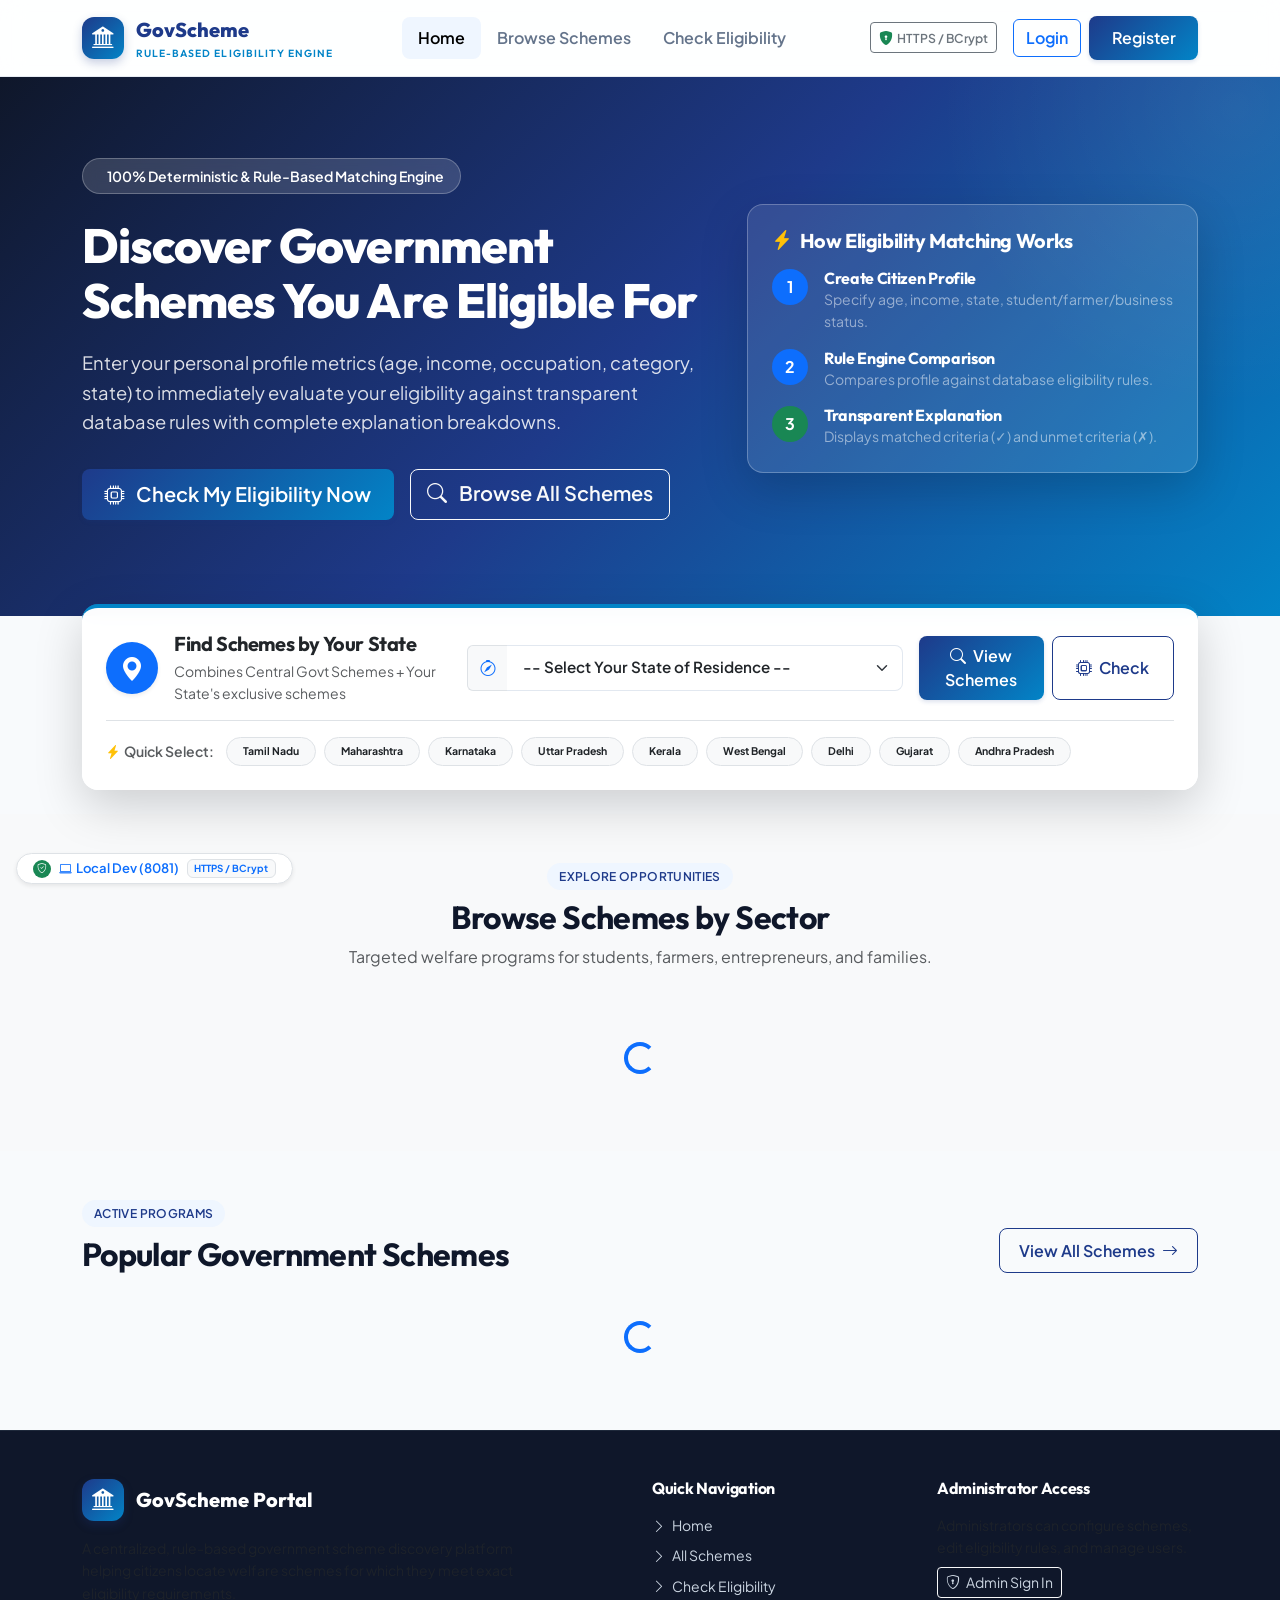
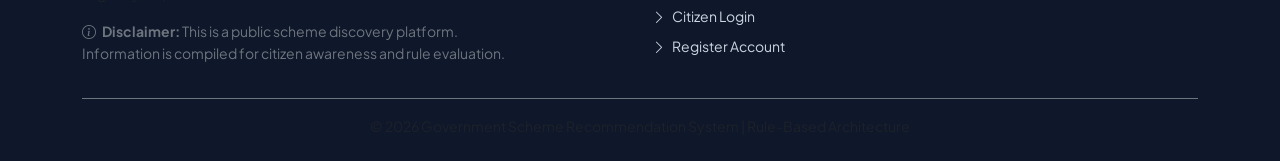
<file: frontend/index.html>
<!DOCTYPE html>
<html lang="en">
<head>
    <meta charset="UTF-8">
    <meta name="viewport" content="width=device-width, initial-scale=1.0">
    <title>Government Scheme Recommendation System - Rule-Based Citizen Portal</title>
    <!-- Bootstrap 5 CSS & Icons -->
    <link href="https://cdn.jsdelivr.net/npm/bootstrap@5.3.2/dist/css/bootstrap.min.css" rel="stylesheet">
    <link href="https://cdn.jsdelivr.net/npm/bootstrap-icons@1.11.3/font/bootstrap-icons.min.css" rel="stylesheet">
    <!-- Custom Design Styles -->
    <link rel="stylesheet" href="css/style.css">
</head>
<body>

    <!-- NAVBAR -->
    <nav class="navbar navbar-expand-lg navbar-gov">
        <div class="container">
            <a class="brand-logo" href="index.html">
                <div class="brand-icon"><i class="bi bi-bank2"></i></div>
                <div>
                    <div>GovScheme</div>
                    <div style="font-size: 0.65rem; font-weight: 600; text-transform: uppercase; color: var(--accent); letter-spacing: 0.1em;">Rule-Based Eligibility Engine</div>
                </div>
            </a>
            <button class="navbar-toggler" type="button" data-bs-toggle="collapse" data-bs-target="#navbarContent">
                <span class="navbar-toggler-icon"></span>
            </button>
            <div class="collapse navbar-collapse" id="navbarContent">
                <ul class="navbar-nav mx-auto mb-2 mb-lg-0">
                    <li class="nav-item"><a class="nav-link active" href="index.html">Home</a></li>
                    <li class="nav-item"><a class="nav-link" href="schemes.html">Browse Schemes</a></li>
                    <li class="nav-item"><a class="nav-link" href="recommendations.html">Check Eligibility</a></li>
                </ul>
                <div id="nav-auth-section" class="d-flex align-items-center gap-2">
                    <!-- Loaded dynamically by app.js -->
                </div>
            </div>
        </div>
    </nav>

    <!-- HERO SECTION -->
    <section class="hero-section">
        <div class="container position-relative" style="z-index: 2;">
            <div class="row align-items-center">
                <div class="col-lg-7">
                    <div class="hero-badge">
                        <i class="bi bi-shield-check-fill text-warning"></i> 100% Deterministic & Rule-Based Matching Engine
                    </div>
                    <h1 class="hero-title">Discover Government Schemes You Are Eligible For</h1>
                    <p class="hero-subtitle">
                        Enter your personal profile metrics (age, income, occupation, category, state) to immediately evaluate your eligibility against transparent database rules with complete explanation breakdowns.
                    </p>
                    <div class="d-flex flex-wrap gap-3">
                        <a href="recommendations.html" class="btn btn-gov-primary btn-lg">
                            <i class="bi bi-cpu me-2"></i> Check My Eligibility Now
                        </a>
                        <a href="schemes.html" class="btn btn-outline-light btn-lg fw-semibold">
                            <i class="bi bi-search me-2"></i> Browse All Schemes
                        </a>
                    </div>
                </div>
                <div class="col-lg-5 mt-5 mt-lg-0 text-center">
                    <div class="bg-white bg-opacity-10 p-4 rounded-4 backdrop-blur border border-white border-opacity-25 shadow-lg text-start">
                        <h5 class="fw-bold text-white mb-3"><i class="bi bi-lightning-charge-fill text-warning me-2"></i>How Eligibility Matching Works</h5>
                        <div class="d-flex gap-3 mb-3">
                            <div class="bg-primary text-white rounded-circle d-flex align-items-center justify-content-center flex-shrink-0" style="width:36px; height:36px; font-weight:700;">1</div>
                            <div>
                                <h6 class="fw-bold text-white mb-0">Create Citizen Profile</h6>
                                <p class="text-white-50 small mb-0">Specify age, income, state, student/farmer/business status.</p>
                            </div>
                        </div>
                        <div class="d-flex gap-3 mb-3">
                            <div class="bg-primary text-white rounded-circle d-flex align-items-center justify-content-center flex-shrink-0" style="width:36px; height:36px; font-weight:700;">2</div>
                            <div>
                                <h6 class="fw-bold text-white mb-0">Rule Engine Comparison</h6>
                                <p class="text-white-50 small mb-0">Compares profile against database eligibility rules.</p>
                            </div>
                        </div>
                        <div class="d-flex gap-3">
                            <div class="bg-success text-white rounded-circle d-flex align-items-center justify-content-center flex-shrink-0" style="width:36px; height:36px; font-weight:700;">3</div>
                            <div>
                                <h6 class="fw-bold text-white mb-0">Transparent Explanation</h6>
                                <p class="text-white-50 small mb-0">Displays matched criteria (✓) and unmet criteria (✗).</p>
                            </div>
                        </div>
                    </div>
                </div>
            </div>
        </div>
    </section>

    <!-- STATE-WISE SCHEME QUICK FINDER -->
    <section class="py-4" style="margin-top: -36px; position: relative; z-index: 10;">
        <div class="container">
            <div class="card p-4 shadow-lg border-0 rounded-4" style="background: rgba(255, 255, 255, 0.98); backdrop-filter: blur(10px); border-top: 4px solid var(--accent) !important;">
                <div class="row align-items-center g-3">
                    <div class="col-lg-4">
                        <div class="d-flex align-items-center gap-3">
                            <div class="bg-primary text-white rounded-circle p-3 d-flex align-items-center justify-content-center shadow-sm flex-shrink-0" style="width: 52px; height: 52px;">
                                <i class="bi bi-geo-alt-fill fs-4"></i>
                            </div>
                            <div>
                                <h5 class="fw-bold mb-1 text-dark">Find Schemes by Your State</h5>
                                <p class="text-muted small mb-0">Combines Central Govt Schemes + Your State's exclusive schemes</p>
                            </div>
                        </div>
                    </div>
                    <div class="col-lg-5">
                        <div class="input-group">
                            <span class="input-group-text bg-light border-end-0"><i class="bi bi-compass text-primary"></i></span>
                            <select id="homeStateSelect" class="form-select form-control-gov border-start-0 fw-semibold">
                                <option value="" disabled selected>-- Select Your State of Residence --</option>
                                <option value="Tamil Nadu">Tamil Nadu</option>
                                <option value="Maharashtra">Maharashtra</option>
                                <option value="Karnataka">Karnataka</option>
                                <option value="Uttar Pradesh">Uttar Pradesh</option>
                                <option value="Kerala">Kerala</option>
                                <option value="West Bengal">West Bengal</option>
                                <option value="Delhi">Delhi (NCT)</option>
                                <option value="Gujarat">Gujarat</option>
                                <option value="Andhra Pradesh">Andhra Pradesh</option>
                                <option value="Telangana">Telangana</option>
                                <option value="Bihar">Bihar</option>
                                <option value="Rajasthan">Rajasthan</option>
                                <option value="Madhya Pradesh">Madhya Pradesh</option>
                                <option value="Punjab">Punjab</option>
                                <option value="Haryana">Haryana</option>
                                <option value="Odisha">Odisha</option>
                                <option value="Assam">Assam</option>
                                <option value="ALL">All India (All States)</option>
                            </select>
                        </div>
                    </div>
                    <div class="col-lg-3 d-flex gap-2">
                        <button type="button" id="homeExploreStateBtn" class="btn btn-gov-primary w-100 py-2 fw-semibold">
                            <i class="bi bi-search me-1"></i> View Schemes
                        </button>
                        <button type="button" id="homeCheckStateBtn" class="btn btn-gov-outline w-100 py-2 fw-semibold" title="Check Eligibility for this State">
                            <i class="bi bi-cpu me-1"></i> Check
                        </button>
                    </div>
                </div>

                <!-- Popular State Quick Chips -->
                <div class="mt-3 pt-3 border-top d-flex align-items-center flex-wrap gap-2 small">
                    <span class="text-muted fw-semibold me-1"><i class="bi bi-lightning-charge-fill text-warning me-1"></i>Quick Select:</span>
                    <a href="schemes.html?state=Tamil%20Nadu" class="badge rounded-pill bg-light text-dark border px-3 py-2 text-decoration-none">Tamil Nadu</a>
                    <a href="schemes.html?state=Maharashtra" class="badge rounded-pill bg-light text-dark border px-3 py-2 text-decoration-none">Maharashtra</a>
                    <a href="schemes.html?state=Karnataka" class="badge rounded-pill bg-light text-dark border px-3 py-2 text-decoration-none">Karnataka</a>
                    <a href="schemes.html?state=Uttar%20Pradesh" class="badge rounded-pill bg-light text-dark border px-3 py-2 text-decoration-none">Uttar Pradesh</a>
                    <a href="schemes.html?state=Kerala" class="badge rounded-pill bg-light text-dark border px-3 py-2 text-decoration-none">Kerala</a>
                    <a href="schemes.html?state=West%20Bengal" class="badge rounded-pill bg-light text-dark border px-3 py-2 text-decoration-none">West Bengal</a>
                    <a href="schemes.html?state=Delhi" class="badge rounded-pill bg-light text-dark border px-3 py-2 text-decoration-none">Delhi</a>
                    <a href="schemes.html?state=Gujarat" class="badge rounded-pill bg-light text-dark border px-3 py-2 text-decoration-none">Gujarat</a>
                    <a href="schemes.html?state=Andhra%20Pradesh" class="badge rounded-pill bg-light text-dark border px-3 py-2 text-decoration-none">Andhra Pradesh</a>
                </div>
            </div>
        </div>
    </section>

    <!-- POPULAR CATEGORIES SECTION -->
    <section class="py-5 bg-light">
        <div class="container">
            <div class="text-center mb-5">
                <span class="badge-category mb-2">Explore Opportunities</span>
                <h2 class="fw-bold">Browse Schemes by Sector</h2>
                <p class="text-muted">Targeted welfare programs for students, farmers, entrepreneurs, and families.</p>
            </div>
            <div class="row g-4" id="categories-grid">
                <!-- Categories loaded via API -->
                <div class="col-12 text-center py-4">
                    <div class="spinner-border text-primary" role="status"></div>
                </div>
            </div>
        </div>
    </section>

    <!-- FEATURED SCHEMES SECTION -->
    <section class="py-5">
        <div class="container">
            <div class="d-flex justify-content-between align-items-end mb-4">
                <div>
                    <span class="badge-category mb-2">Active Programs</span>
                    <h2 class="fw-bold m-0">Popular Government Schemes</h2>
                </div>
                <a href="schemes.html" class="btn btn-gov-outline">View All Schemes <i class="bi bi-arrow-right ms-1"></i></a>
            </div>
            <div class="row g-4" id="featured-schemes-grid">
                <!-- Schemes loaded via API -->
                <div class="col-12 text-center py-4">
                    <div class="spinner-border text-primary" role="status"></div>
                </div>
            </div>
        </div>
    </section>

    <!-- FOOTER -->
    <footer class="footer-gov">
        <div class="container">
            <div class="row g-4 mb-4">
                <div class="col-lg-5">
                    <div class="brand-logo mb-3 text-white">
                        <div class="brand-icon"><i class="bi bi-bank2"></i></div>
                        <div>GovScheme Portal</div>
                    </div>
                    <p class="small text-muted mb-3">
                        A centralized, rule-based government scheme discovery platform helping citizens locate welfare schemes for which they meet exact eligibility requirements.
                    </p>
                    <p class="small text-secondary mb-0">
                        <i class="bi bi-info-circle me-1"></i> <strong>Disclaimer:</strong> This is a public scheme discovery platform. Information is compiled for citizen awareness and rule evaluation.
                    </p>
                </div>
                <div class="col-lg-3 offset-lg-1">
                    <h6 class="fw-bold text-white mb-3">Quick Navigation</h6>
                    <ul class="list-unstyled small d-flex flex-column gap-2">
                        <li><a href="index.html"><i class="bi bi-chevron-right me-1"></i> Home</a></li>
                        <li><a href="schemes.html"><i class="bi bi-chevron-right me-1"></i> All Schemes</a></li>
                        <li><a href="recommendations.html"><i class="bi bi-chevron-right me-1"></i> Check Eligibility</a></li>
                        <li><a href="login.html"><i class="bi bi-chevron-right me-1"></i> Citizen Login</a></li>
                        <li><a href="register.html"><i class="bi bi-chevron-right me-1"></i> Register Account</a></li>
                    </ul>
                </div>
                <div class="col-lg-3">
                    <h6 class="fw-bold text-white mb-3">Administrator Access</h6>
                    <p class="small text-muted mb-2">Administrators can configure schemes, edit eligibility rules, and manage users.</p>
                    <a href="login.html" class="btn btn-sm btn-outline-light"><i class="bi bi-shield-lock me-1"></i> Admin Sign In</a>
                </div>
            </div>
            <div class="border-top border-secondary pt-3 text-center small text-muted">
                &copy; 2026 Government Scheme Recommendation System | Rule-Based Architecture
            </div>
        </div>
    </footer>

    <!-- Scripts -->
    <script src="https://cdn.jsdelivr.net/npm/bootstrap@5.3.2/dist/js/bootstrap.bundle.min.js"></script>
    <script src="js/app.js"></script>
    <script>
        document.addEventListener('DOMContentLoaded', async () => {
            // Load Categories
            try {
                const categories = await apiFetch('/schemes/categories');
                const catGrid = document.getElementById('categories-grid');
                if (catGrid) {
                    catGrid.innerHTML = categories.map(c => `
                        <div class="col-md-4 col-lg-3">
                            <a href="schemes.html?category=${c.id}" class="card gov-card text-center p-4 text-decoration-none">
                                <div class="mx-auto mb-3 bg-primary-subtle text-primary rounded-circle d-flex align-items-center justify-content-center" style="width: 60px; height: 60px; font-size: 1.6rem;">
                                    <i class="bi ${c.iconName || 'bi-folder'}"></i>
                                </div>
                                <h5 class="fw-bold text-dark mb-1">${c.name}</h5>
                                <p class="text-muted small mb-0">${c.description || 'Explore available welfare schemes'}</p>
                            </a>
                        </div>
                    `).join('');
                }
            } catch (err) {
                console.error('Failed categories:', err);
            }

            // Load Featured Schemes
            try {
                const schemes = await apiFetch('/schemes');
                const schemeGrid = document.getElementById('featured-schemes-grid');
                if (schemeGrid) {
                    schemeGrid.innerHTML = schemes.slice(0, 3).map(s => `
                        <div class="col-md-4">
                            <div class="card gov-card">
                                <div class="gov-card-body">
                                    <span class="badge-category mb-2">${s.categoryName}</span>
                                    <span class="${s.schemeType === 'STATE' ? 'badge-state' : 'badge-central'} ms-1">${s.schemeType}</span>
                                    <h5 class="fw-bold mt-2 mb-2 text-dark">${s.schemeName}</h5>
                                    <p class="text-muted small mb-3 text-truncate-2">${s.shortDescription}</p>
                                    <div class="bg-light p-2 rounded mb-3 border small">
                                        <i class="bi bi-building me-1 text-primary"></i> ${s.department}
                                    </div>
                                </div>
                                <div class="gov-card-footer d-flex justify-content-between align-items-center">
                                    <a href="scheme-detail.html?id=${s.id}" class="btn btn-gov-primary btn-sm">View Details</a>
                                    <a href="recommendations.html?schemeId=${s.id}" class="btn btn-gov-outline btn-sm">Check Eligibility</a>
                                </div>
                            </div>
                        </div>
                    `).join('');
                }
            } catch (err) {
                console.error('Failed schemes:', err);
            }

            // Wire up State Finder Buttons
            document.getElementById('homeExploreStateBtn')?.addEventListener('click', () => {
                const st = document.getElementById('homeStateSelect').value;
                if (st && st !== 'ALL') {
                    window.location.href = `schemes.html?state=${encodeURIComponent(st)}`;
                } else {
                    window.location.href = `schemes.html`;
                }
            });

            document.getElementById('homeCheckStateBtn')?.addEventListener('click', () => {
                const st = document.getElementById('homeStateSelect').value;
                if (st && st !== 'ALL') {
                    window.location.href = `recommendations.html?state=${encodeURIComponent(st)}`;
                } else {
                    window.location.href = `recommendations.html`;
                }
            });
        });
    </script>
</body>
</html>
</file>
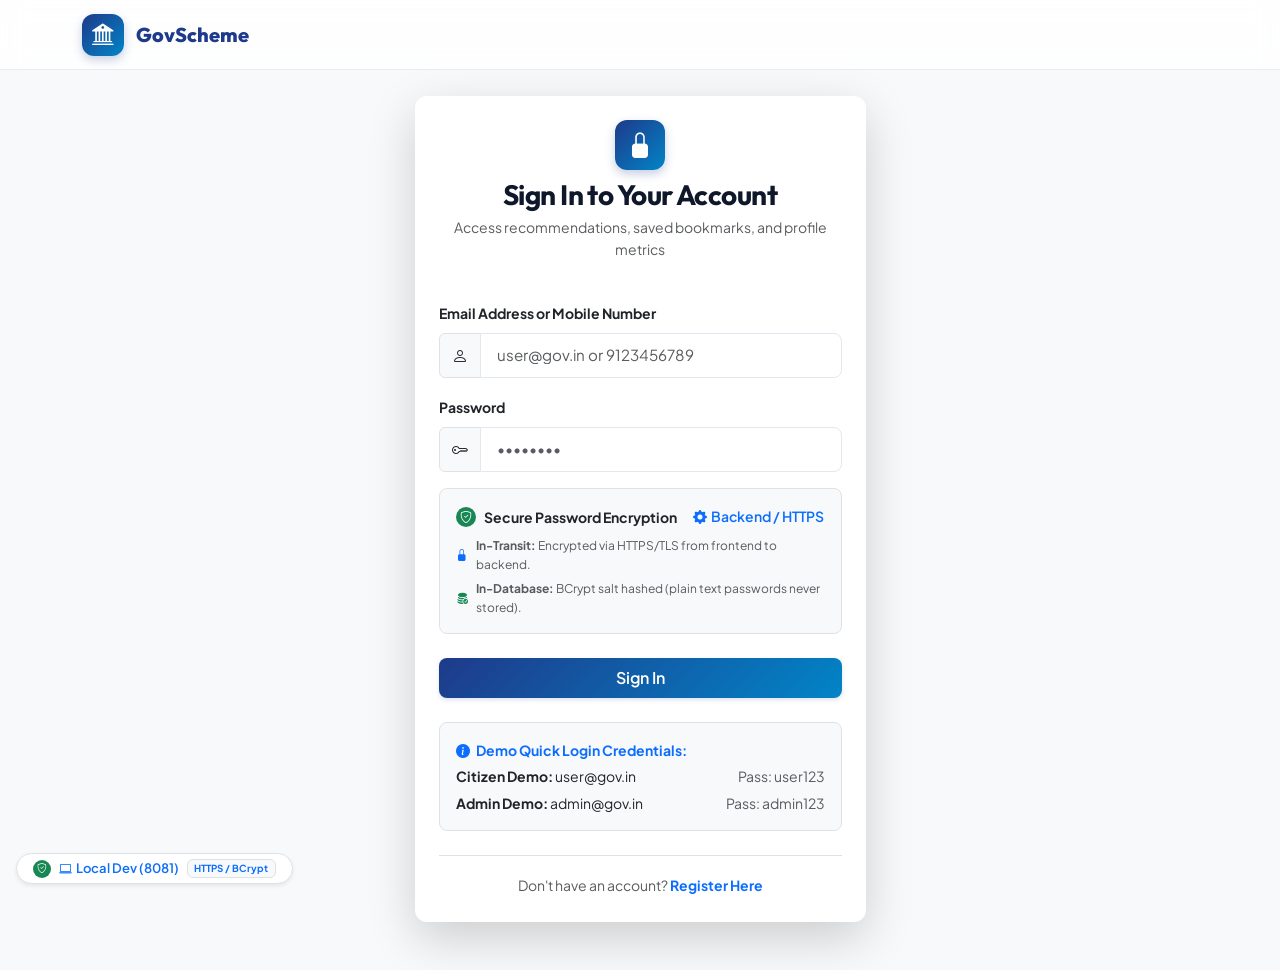
<file: frontend/admin-dashboard.html>
<!DOCTYPE html>
<html lang="en">
<head>
    <meta charset="UTF-8">
    <meta name="viewport" content="width=device-width, initial-scale=1.0">
    <title>Admin Command Center - Government Scheme Recommendation System</title>
    <!-- Bootstrap 5 CSS & Icons -->
    <link href="https://cdn.jsdelivr.net/npm/bootstrap@5.3.2/dist/css/bootstrap.min.css" rel="stylesheet">
    <link href="https://cdn.jsdelivr.net/npm/bootstrap-icons@1.11.3/font/bootstrap-icons.min.css" rel="stylesheet">
    <!-- Custom Design Styles -->
    <link rel="stylesheet" href="css/style.css">
</head>
<body class="bg-light">

    <!-- NAVBAR -->
    <nav class="navbar navbar-expand-lg navbar-gov bg-dark navbar-dark">
        <div class="container">
            <a class="brand-logo text-white" href="admin-dashboard.html">
                <div class="brand-icon bg-danger"><i class="bi bi-shield-lock-fill"></i></div>
                <div>Admin Command Center</div>
            </a>
            <div id="nav-auth-section" class="d-flex align-items-center gap-2"></div>
        </div>
    </nav>

    <!-- CONTENT -->
    <section class="py-4">
        <div class="container">
            <!-- Stats Row -->
            <div class="row g-4 mb-4">
                <div class="col-md-3">
                    <div class="stat-box">
                        <div class="stat-icon bg-primary-subtle text-primary"><i class="bi bi-people-fill"></i></div>
                        <div>
                            <div class="stat-number" id="stat-total-users">0</div>
                            <div class="stat-label">Total Registered Users</div>
                        </div>
                    </div>
                </div>
                <div class="col-md-3">
                    <div class="stat-box">
                        <div class="stat-icon bg-success-subtle text-success"><i class="bi bi-bank2"></i></div>
                        <div>
                            <div class="stat-number text-success" id="stat-active-schemes">0</div>
                            <div class="stat-label">Active Schemes</div>
                        </div>
                    </div>
                </div>
                <div class="col-md-3">
                    <div class="stat-box">
                        <div class="stat-icon bg-warning-subtle text-warning"><i class="bi bi-folder-fill"></i></div>
                        <div>
                            <div class="stat-number text-warning" id="stat-total-categories">0</div>
                            <div class="stat-label">Scheme Categories</div>
                        </div>
                    </div>
                </div>
                <div class="col-md-3">
                    <div class="stat-box">
                        <div class="stat-icon bg-info-subtle text-info"><i class="bi bi-sliders"></i></div>
                        <div>
                            <div class="stat-number text-info" id="stat-total-rules">0</div>
                            <div class="stat-label">Configured Rules</div>
                        </div>
                    </div>
                </div>
            </div>

            <!-- Tabs Navigation -->
            <ul class="nav nav-pills mb-4 bg-white p-2 rounded shadow-sm" id="adminTabs" role="tablist">
                <li class="nav-item" role="presentation">
                    <button class="nav-link active fw-bold" id="schemes-tab" data-bs-toggle="tab" data-bs-target="#schemes-pane" type="button">
                        <i class="bi bi-card-heading me-1"></i> Manage Government Schemes
                    </button>
                </li>
                <li class="nav-item" role="presentation">
                    <button class="nav-link fw-bold" id="users-tab" data-bs-toggle="tab" data-bs-target="#users-pane" type="button">
                        <i class="bi bi-people me-1"></i> Manage Registered Users
                    </button>
                </li>
            </ul>

            <!-- Tab Contents -->
            <div class="tab-content" id="adminTabsContent">
                <!-- SCHEMES TAB -->
                <div class="tab-pane fade show active" id="schemes-pane">
                    <div class="card gov-card p-4">
                        <div class="d-flex justify-content-between align-items-center mb-3">
                            <h4 class="fw-bold m-0">Government Schemes Registry</h4>
                            <button class="btn btn-gov-primary" data-bs-toggle="modal" data-bs-target="#addSchemeModal">
                                <i class="bi bi-plus-circle me-1"></i> Add New Scheme
                            </button>
                        </div>
                        <div class="table-responsive">
                            <table class="table table-hover align-middle">
                                <thead class="table-light">
                                    <tr>
                                        <th>ID</th>
                                        <th>Scheme Name & Department</th>
                                        <th>Category</th>
                                        <th>Type</th>
                                        <th>Eligibility Rule Status</th>
                                        <th>Actions</th>
                                    </tr>
                                </thead>
                                <tbody id="admin-schemes-table-body">
                                    <tr><td colspan="6" class="text-center py-4">Loading schemes...</td></tr>
                                </tbody>
                            </table>
                        </div>
                    </div>
                </div>

                <!-- USERS TAB -->
                <div class="tab-pane fade" id="users-pane">
                    <div class="card gov-card p-4">
                        <h4 class="fw-bold mb-3">Registered Citizens & System Accounts</h4>
                        <div class="table-responsive">
                            <table class="table table-hover align-middle">
                                <thead class="table-light">
                                    <tr>
                                        <th>ID</th>
                                        <th>Name & Email</th>
                                        <th>Mobile</th>
                                        <th>Role</th>
                                        <th>Status</th>
                                        <th>Actions</th>
                                    </tr>
                                </thead>
                                <tbody id="admin-users-table-body">
                                    <tr><td colspan="6" class="text-center py-4">Loading users...</td></tr>
                                </tbody>
                            </table>
                        </div>
                    </div>
                </div>
            </div>
        </div>
    </section>

    <!-- MODAL 1: ADD NEW SCHEME -->
    <div class="modal fade" id="addSchemeModal" tabindex="-1">
        <div class="modal-dialog modal-lg">
            <div class="modal-content">
                <div class="modal-header bg-primary text-white">
                    <h5 class="modal-title fw-bold"><i class="bi bi-plus-circle me-2"></i>Add New Government Scheme</h5>
                    <button type="button" class="btn-close btn-close-white" data-bs-dismiss="modal"></button>
                </div>
                <form id="createSchemeForm">
                    <div class="modal-body">
                        <div class="row g-3">
                            <div class="col-md-8">
                                <label class="form-label fw-bold">Scheme Name</label>
                                <input type="text" id="schemeName" class="form-control" required placeholder="e.g. National Merit Scholarship">
                            </div>
                            <div class="col-md-4">
                                <label class="form-label fw-bold">Category</label>
                                <select id="schemeCategoryId" class="form-select" required></select>
                            </div>
                            <div class="col-md-6">
                                <label class="form-label fw-bold">Department</label>
                                <input type="text" id="schemeDepartment" class="form-control" required placeholder="Department of Education">
                            </div>
                            <div class="col-md-6">
                                <label class="form-label fw-bold">Scheme Type</label>
                                <select id="schemeType" class="form-select">
                                    <option value="CENTRAL">CENTRAL SCHEME (All India)</option>
                                    <option value="STATE">STATE SCHEME (Specific State)</option>
                                </select>
                            </div>
                            <div class="col-12" id="schemeStateContainer">
                                <label class="form-label fw-bold d-flex justify-content-between align-items-center">
                                    <span><i class="bi bi-geo-alt-fill me-1 text-primary"></i>State Applicability</span>
                                    <span class="badge bg-primary text-white" id="stateModeBadge">All India (Central Scheme)</span>
                                </label>
                                <select id="schemeState" class="form-select border-primary">
                                    <option value="ALL">All India (Visible to all state citizens)</option>
                                    <option disabled>────────── Select State if State Scheme ──────────</option>
                                    <option value="Tamil Nadu">Tamil Nadu</option>
                                    <option value="Maharashtra">Maharashtra</option>
                                    <option value="Karnataka">Karnataka</option>
                                    <option value="Uttar Pradesh">Uttar Pradesh</option>
                                    <option value="Kerala">Kerala</option>
                                    <option value="West Bengal">West Bengal</option>
                                    <option value="Delhi">Delhi (NCT)</option>
                                    <option value="Gujarat">Gujarat</option>
                                    <option value="Andhra Pradesh">Andhra Pradesh</option>
                                    <option value="Telangana">Telangana</option>
                                    <option value="Bihar">Bihar</option>
                                    <option value="Rajasthan">Rajasthan</option>
                                    <option value="Madhya Pradesh">Madhya Pradesh</option>
                                    <option value="Punjab">Punjab</option>
                                    <option value="Haryana">Haryana</option>
                                    <option value="Odisha">Odisha</option>
                                    <option value="Assam">Assam</option>
                                </select>
                                <div class="form-text small text-muted mt-1" id="schemeStateHelp">
                                    <i class="bi bi-info-circle me-1 text-primary"></i> <strong>CENTRAL SCHEME:</strong> Automatically visible to all citizens across all states. If you change to <strong>STATE SCHEME</strong>, select the target state so it only shows for that state.
                                </div>
                            </div>
                            <div class="col-12">
                                <label class="form-label fw-bold">Short Summary</label>
                                <input type="text" id="schemeShortDesc" class="form-control" required placeholder="Brief 1-line summary">
                            </div>
                            <div class="col-12">
                                <label class="form-label fw-bold">Key Benefits</label>
                                <textarea id="schemeBenefits" class="form-control" rows="2" required placeholder="Financial stipend, tax waiver, etc."></textarea>
                            </div>
                            <div class="col-12">
                                <label class="form-label fw-bold">Official Application Portal URL</label>
                                <input type="url" id="schemeAppUrl" class="form-control" placeholder="https://scholarships.gov.in">
                            </div>
                        </div>
                    </div>
                    <div class="modal-footer">
                        <button type="button" class="btn btn-secondary" data-bs-dismiss="modal">Cancel</button>
                        <button type="submit" class="btn btn-gov-primary"><i class="bi bi-check-circle me-1"></i> Create Scheme</button>
                    </div>
                </form>
            </div>
        </div>
    </div>

    <!-- MODAL 2: ELIGIBILITY RULE BUILDER -->
    <div class="modal fade" id="ruleBuilderModal" tabindex="-1">
        <div class="modal-dialog modal-lg">
            <div class="modal-content">
                <div class="modal-header bg-dark text-white">
                    <h5 class="modal-title fw-bold"><i class="bi bi-sliders me-2 text-warning"></i>Configure Rule: <span id="ruleSchemeTitle">Scheme</span></h5>
                    <button type="button" class="btn-close btn-close-white" data-bs-dismiss="modal"></button>
                </div>
                <form id="ruleBuilderForm">
                    <input type="hidden" id="ruleSchemeId">
                    <div class="modal-body">
                        <div class="alert alert-info py-2 small">
                            <i class="bi bi-info-circle me-1"></i> Predefined rules are evaluated deterministically by the engine against citizen profiles. Leave fields blank/ALL if unconstrained.
                        </div>
                        <div class="row g-3">
                            <div class="col-md-6">
                                <label class="form-label fw-bold small">Minimum Age</label>
                                <input type="number" id="ruleMinAge" class="form-control" placeholder="e.g. 18">
                            </div>
                            <div class="col-md-6">
                                <label class="form-label fw-bold small">Maximum Age</label>
                                <input type="number" id="ruleMaxAge" class="form-control" placeholder="e.g. 25">
                            </div>
                            <div class="col-md-6">
                                <label class="form-label fw-bold small">Maximum Annual Income (₹)</label>
                                <input type="number" id="ruleMaxIncome" class="form-control" placeholder="e.g. 250000">
                            </div>
                            <div class="col-md-6">
                                <label class="form-label fw-bold small">Gender Constraint</label>
                                <select id="ruleGender" class="form-select">
                                    <option value="ALL">ALL (No restriction)</option>
                                    <option value="Female">Female Only</option>
                                    <option value="Male">Male Only</option>
                                </select>
                            </div>
                            <div class="col-md-6">
                                <label class="form-label fw-bold small">State Requirement</label>
                                <select id="ruleState" class="form-select">
                                    <option value="ALL">ALL (All India - Open to all states)</option>
                                    <option value="Tamil Nadu">Tamil Nadu</option>
                                    <option value="Maharashtra">Maharashtra</option>
                                    <option value="Karnataka">Karnataka</option>
                                    <option value="Uttar Pradesh">Uttar Pradesh</option>
                                    <option value="Kerala">Kerala</option>
                                    <option value="West Bengal">West Bengal</option>
                                    <option value="Delhi">Delhi (NCT)</option>
                                    <option value="Gujarat">Gujarat</option>
                                    <option value="Andhra Pradesh">Andhra Pradesh</option>
                                    <option value="Telangana">Telangana</option>
                                    <option value="Bihar">Bihar</option>
                                    <option value="Rajasthan">Rajasthan</option>
                                    <option value="Madhya Pradesh">Madhya Pradesh</option>
                                    <option value="Punjab">Punjab</option>
                                    <option value="Haryana">Haryana</option>
                                    <option value="Odisha">Odisha</option>
                                    <option value="Assam">Assam</option>
                                </select>
                            </div>
                            <div class="col-md-6">
                                <label class="form-label fw-bold small">Required Occupation</label>
                                <select id="ruleOccupation" class="form-select">
                                    <option value="ALL">ALL (Any occupation)</option>
                                    <option value="Student">Student</option>
                                    <option value="Farmer">Farmer</option>
                                    <option value="Unemployed">Unemployed</option>
                                    <option value="Self-Employed">Self-Employed</option>
                                </select>
                            </div>
                            <div class="col-md-6">
                                <label class="form-label fw-bold small">Target Social Category</label>
                                <select id="ruleCategory" class="form-select">
                                    <option value="ALL">ALL (All Categories)</option>
                                    <option value="General">General</option>
                                    <option value="BC">BC</option>
                                    <option value="OBC">OBC</option>
                                    <option value="SC">SC</option>
                                    <option value="ST">ST</option>
                                </select>
                            </div>
                        </div>

                        <h6 class="fw-bold mt-4 mb-2 small text-muted text-uppercase">Mandatory Status Checkboxes</h6>
                        <div class="row g-2">
                            <div class="col-md-6">
                                <div class="form-check">
                                    <input class="form-check-input" type="checkbox" id="ruleStudentStatus">
                                    <label class="form-check-label small fw-semibold" for="ruleStudentStatus">Must be Active Student</label>
                                </div>
                            </div>
                            <div class="col-md-6">
                                <div class="form-check">
                                    <input class="form-check-input" type="checkbox" id="ruleDisabilityStatus">
                                    <label class="form-check-label small fw-semibold" for="ruleDisabilityStatus">Must be Person with Disability (PwD)</label>
                                </div>
                            </div>
                            <div class="col-md-6">
                                <div class="form-check">
                                    <input class="form-check-input" type="checkbox" id="ruleFarmerStatus">
                                    <label class="form-check-label small fw-semibold" for="ruleFarmerStatus">Must be Landholding Farmer</label>
                                </div>
                            </div>
                            <div class="col-md-6">
                                <div class="form-check">
                                    <input class="form-check-input" type="checkbox" id="ruleEntrepreneurStatus">
                                    <label class="form-check-label small fw-semibold" for="ruleEntrepreneurStatus">Must be Entrepreneur / Startup</label>
                                </div>
                            </div>
                        </div>
                    </div>
                    <div class="modal-footer">
                        <button type="button" class="btn btn-secondary" data-bs-dismiss="modal">Cancel</button>
                        <button type="submit" class="btn btn-warning fw-bold"><i class="bi bi-save me-1"></i> Save Predefined Rule</button>
                    </div>
                </form>
            </div>
        </div>
    </div>

    <!-- Scripts -->
    <script src="https://cdn.jsdelivr.net/npm/bootstrap@5.3.2/dist/js/bootstrap.bundle.min.js"></script>
    <script src="js/app.js"></script>
    <script src="js/admin.js"></script>
</body>
</html>
</file>
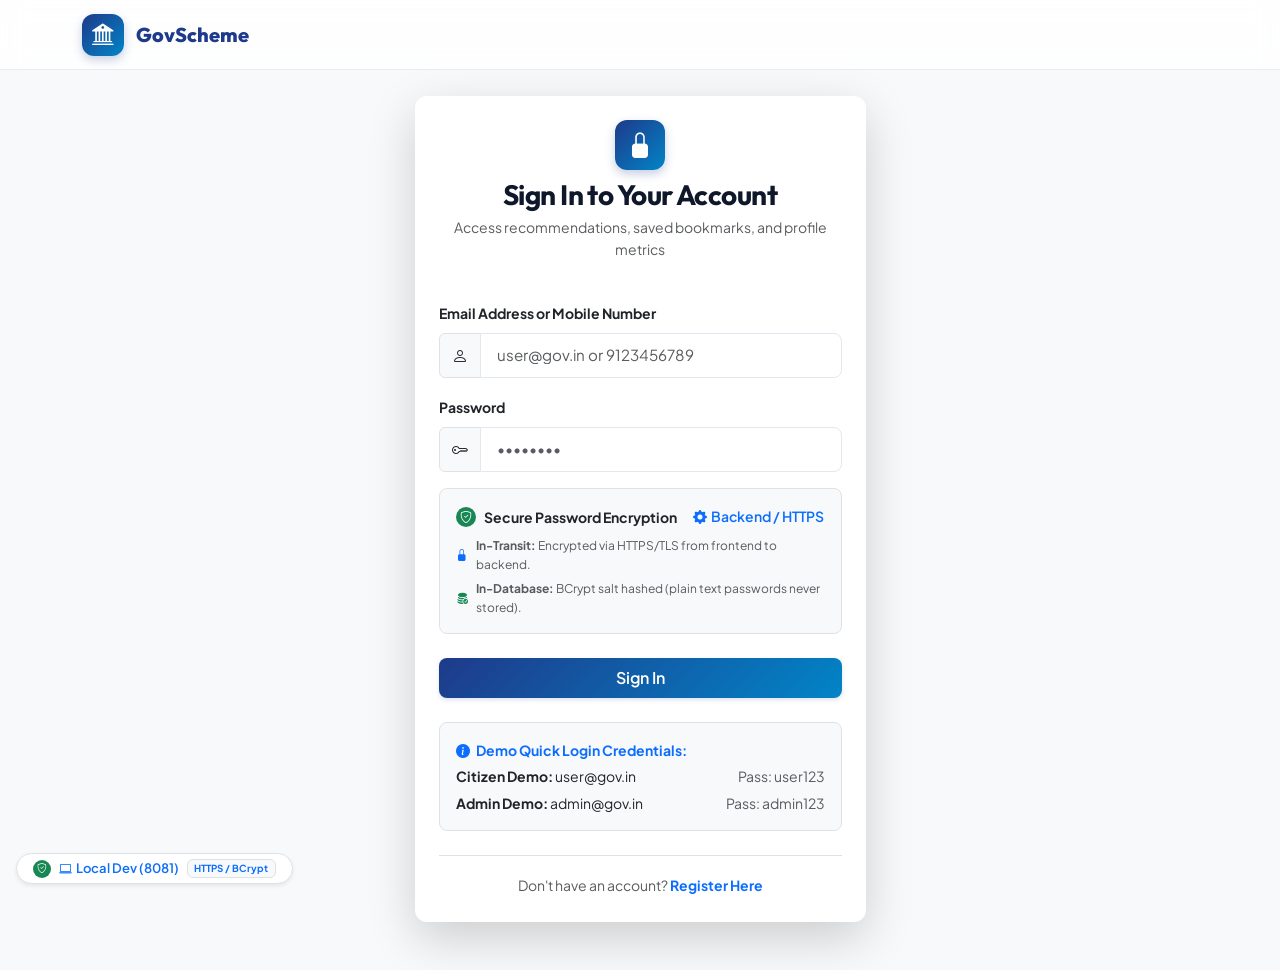
<file: frontend/login.html>
<!DOCTYPE html>
<html lang="en">
<head>
    <meta charset="UTF-8">
    <meta name="viewport" content="width=device-width, initial-scale=1.0">
    <title>Sign In - Government Scheme Recommendation System</title>
    <!-- Bootstrap 5 CSS & Icons -->
    <link href="https://cdn.jsdelivr.net/npm/bootstrap@5.3.2/dist/css/bootstrap.min.css" rel="stylesheet">
    <link href="https://cdn.jsdelivr.net/npm/bootstrap-icons@1.11.3/font/bootstrap-icons.min.css" rel="stylesheet">
    <!-- Custom Design Styles -->
    <link rel="stylesheet" href="css/style.css">
</head>
<body class="bg-light min-vh-100 d-flex flex-column justify-content-center">

    <!-- NAVBAR -->
    <nav class="navbar navbar-expand-lg navbar-gov position-fixed top-0 w-100">
        <div class="container">
            <a class="brand-logo" href="index.html">
                <div class="brand-icon"><i class="bi bi-bank2"></i></div>
                <div>GovScheme</div>
            </a>
        </div>
    </nav>

    <div class="container py-5 mt-5">
        <div class="row justify-content-center">
            <div class="col-md-6 col-lg-5">
                <div class="card gov-card p-4 shadow-lg border-0">
                    <div class="text-center mb-4">
                        <div class="brand-icon mx-auto mb-2" style="width: 50px; height: 50px; font-size: 1.6rem;"><i class="bi bi-lock-fill"></i></div>
                        <h3 class="fw-bold m-0">Sign In to Your Account</h3>
                        <p class="text-muted small mt-1">Access recommendations, saved bookmarks, and profile metrics</p>
                    </div>

                    <form id="loginForm">
                        <div class="mb-3">
                            <label for="username" class="form-label fw-bold small">Email Address or Mobile Number</label>
                            <div class="input-group">
                                <span class="input-group-text bg-light"><i class="bi bi-person"></i></span>
                                <input type="text" id="username" class="form-control form-control-gov" placeholder="user@gov.in or 9123456789" required>
                            </div>
                        </div>

                        <div class="mb-3">
                            <label for="password" class="form-label fw-bold small">Password</label>
                            <div class="input-group">
                                <span class="input-group-text bg-light"><i class="bi bi-key"></i></span>
                                <input type="password" id="password" class="form-control form-control-gov" placeholder="••••••••" required>
                            </div>
                        </div>

                        <!-- Secure Password Encryption & HTTPS Assurance Banner -->
                        <div class="p-3 mb-4 rounded-3 border bg-light text-start">
                            <div class="d-flex align-items-center justify-content-between mb-2">
                                <div class="d-flex align-items-center gap-2">
                                    <span class="badge rounded-pill bg-success p-1"><i class="bi bi-shield-check text-white"></i></span>
                                    <span class="fw-bold small text-dark">Secure Password Encryption</span>
                                </div>
                                <button type="button" class="btn btn-link btn-sm p-0 text-decoration-none fw-semibold small" onclick="openBackendSecurityModal()">
                                    <i class="bi bi-gear-fill me-1"></i>Backend / HTTPS
                                </button>
                            </div>
                            <ul class="list-unstyled mb-0 small text-muted" style="font-size: 12px;">
                                <li class="d-flex align-items-center gap-2 mb-1">
                                    <i class="bi bi-lock-fill text-primary"></i>
                                    <span><strong>In-Transit:</strong> Encrypted via HTTPS/TLS from frontend to backend.</span>
                                </li>
                                <li class="d-flex align-items-center gap-2">
                                    <i class="bi bi-database-fill-check text-success"></i>
                                    <span><strong>In-Database:</strong> BCrypt salt hashed (plain text passwords never stored).</span>
                                </li>
                            </ul>
                        </div>

                        <button type="submit" class="btn btn-gov-primary w-100 py-2 fs-6">Sign In</button>
                        <div id="login-error" class="alert alert-danger mt-3 py-2 small d-none" role="alert"></div>
                    </form>

                    <!-- Quick Demo Credentials Box -->
                    <div class="bg-light p-3 rounded-3 mt-4 border text-start small">
                        <div class="fw-bold text-primary mb-1"><i class="bi bi-info-circle-fill me-1"></i> Demo Quick Login Credentials:</div>
                        <div class="d-flex justify-content-between mb-1">
                            <span><strong>Citizen Demo:</strong> user@gov.in</span>
                            <span class="text-muted">Pass: user123</span>
                        </div>
                        <div class="d-flex justify-content-between">
                            <span><strong>Admin Demo:</strong> admin@gov.in</span>
                            <span class="text-muted">Pass: admin123</span>
                        </div>
                    </div>

                    <div class="text-center mt-4 border-top pt-3">
                        <span class="text-muted small">Don't have an account? </span>
                        <a href="register.html" class="fw-bold text-primary small">Register Here</a>
                    </div>
                </div>
            </div>
        </div>
    </div>

    <!-- Scripts -->
    <script src="https://cdn.jsdelivr.net/npm/bootstrap@5.3.2/dist/js/bootstrap.bundle.min.js"></script>
    <script src="js/app.js"></script>
    <script src="js/auth.js"></script>
</body>
</html>
</file>
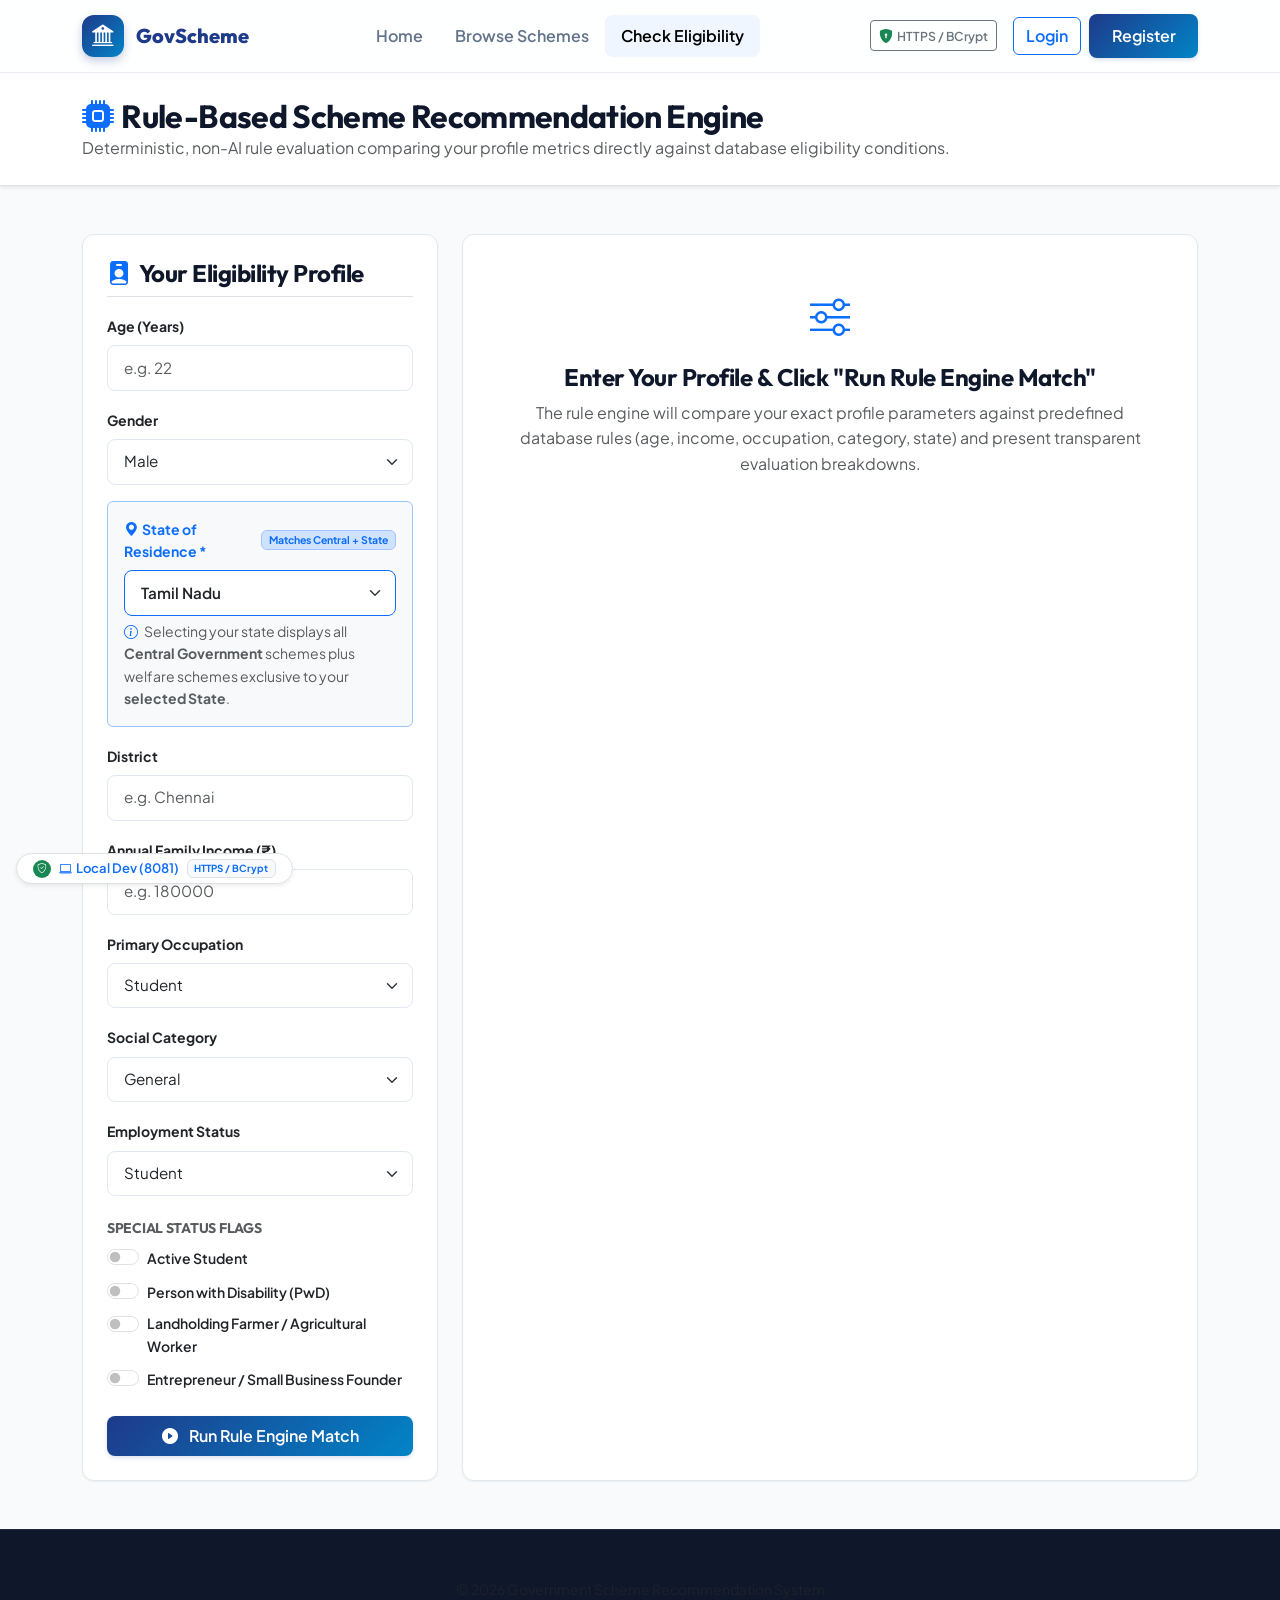
<file: frontend/recommendations.html>
<!DOCTYPE html>
<html lang="en">
<head>
    <meta charset="UTF-8">
    <meta name="viewport" content="width=device-width, initial-scale=1.0">
    <title>Check Eligibility & Recommendations - Government Scheme Recommendation System</title>
    <!-- Bootstrap 5 CSS & Icons -->
    <link href="https://cdn.jsdelivr.net/npm/bootstrap@5.3.2/dist/css/bootstrap.min.css" rel="stylesheet">
    <link href="https://cdn.jsdelivr.net/npm/bootstrap-icons@1.11.3/font/bootstrap-icons.min.css" rel="stylesheet">
    <!-- Custom Design Styles -->
    <link rel="stylesheet" href="css/style.css">
</head>
<body>

    <!-- NAVBAR -->
    <nav class="navbar navbar-expand-lg navbar-gov">
        <div class="container">
            <a class="brand-logo" href="index.html">
                <div class="brand-icon"><i class="bi bi-bank2"></i></div>
                <div>GovScheme</div>
            </a>
            <button class="navbar-toggler" type="button" data-bs-toggle="collapse" data-bs-target="#navbarContent">
                <span class="navbar-toggler-icon"></span>
            </button>
            <div class="collapse navbar-collapse" id="navbarContent">
                <ul class="navbar-nav mx-auto mb-2 mb-lg-0">
                    <li class="nav-item"><a class="nav-link" href="index.html">Home</a></li>
                    <li class="nav-item"><a class="nav-link" href="schemes.html">Browse Schemes</a></li>
                    <li class="nav-item"><a class="nav-link active" href="recommendations.html">Check Eligibility</a></li>
                </ul>
                <div id="nav-auth-section" class="d-flex align-items-center gap-2"></div>
            </div>
        </div>
    </nav>

    <!-- HEADER SECTION -->
    <section class="bg-white py-4 border-bottom shadow-sm">
        <div class="container">
            <h2 class="fw-bold m-0"><i class="bi bi-cpu-fill text-primary me-2"></i>Rule-Based Scheme Recommendation Engine</h2>
            <p class="text-muted m-0">Deterministic, non-AI rule evaluation comparing your profile metrics directly against database eligibility conditions.</p>
        </div>
    </section>

    <!-- MAIN SECTION -->
    <section class="py-5">
        <div class="container">
            <div class="row g-4">
                <!-- Eligibility Criteria Input Sidebar -->
                <div class="col-lg-4">
                    <div class="card gov-card p-4">
                        <h4 class="fw-bold mb-3 border-bottom pb-2"><i class="bi bi-person-badge-fill me-2 text-primary"></i>Your Eligibility Profile</h4>
                        <form id="eligibilityForm">
                            <div class="mb-3">
                                <label for="age" class="form-label font-weight-bold fw-bold small">Age (Years)</label>
                                <input type="number" id="age" class="form-control form-control-gov" placeholder="e.g. 22" min="1" max="120" required>
                            </div>

                            <div class="mb-3">
                                <label for="gender" class="form-label font-weight-bold fw-bold small">Gender</label>
                                <select id="gender" class="form-select form-control-gov">
                                    <option value="Male">Male</option>
                                    <option value="Female">Female</option>
                                    <option value="Other">Other / Transgender</option>
                                </select>
                            </div>

                            <div class="mb-3 p-3 bg-light rounded border border-primary-subtle">
                                <label for="state" class="form-label font-weight-bold fw-bold text-primary small d-flex justify-content-between align-items-center">
                                    <span><i class="bi bi-geo-alt-fill me-1"></i>State of Residence *</span>
                                    <span class="badge bg-primary-subtle text-primary border border-primary-subtle">Matches Central + State</span>
                                </label>
                                <select id="state" class="form-select form-control-gov border-primary fw-semibold" required>
                                    <option value="" disabled>-- Select Your State --</option>
                                    <option value="Tamil Nadu" selected>Tamil Nadu</option>
                                    <option value="Maharashtra">Maharashtra</option>
                                    <option value="Karnataka">Karnataka</option>
                                    <option value="Uttar Pradesh">Uttar Pradesh</option>
                                    <option value="Kerala">Kerala</option>
                                    <option value="West Bengal">West Bengal</option>
                                    <option value="Delhi">Delhi (NCT)</option>
                                    <option value="Gujarat">Gujarat</option>
                                    <option value="Andhra Pradesh">Andhra Pradesh</option>
                                    <option value="Telangana">Telangana</option>
                                    <option value="Bihar">Bihar</option>
                                    <option value="Rajasthan">Rajasthan</option>
                                    <option value="Madhya Pradesh">Madhya Pradesh</option>
                                    <option value="Punjab">Punjab</option>
                                    <option value="Haryana">Haryana</option>
                                    <option value="Odisha">Odisha</option>
                                    <option value="Assam">Assam</option>
                                    <option value="ALL">All India (All States)</option>
                                </select>
                                <div class="form-text small text-muted mt-1">
                                    <i class="bi bi-info-circle me-1 text-primary"></i> Selecting your state displays all <strong>Central Government</strong> schemes plus welfare schemes exclusive to your <strong>selected State</strong>.
                                </div>
                            </div>

                            <div class="mb-3">
                                <label for="district" class="form-label font-weight-bold fw-bold small">District</label>
                                <input type="text" id="district" class="form-control form-control-gov" placeholder="e.g. Chennai">
                            </div>

                            <div class="mb-3">
                                <label for="annualIncome" class="form-label font-weight-bold fw-bold small">Annual Family Income (₹)</label>
                                <input type="number" id="annualIncome" class="form-control form-control-gov" placeholder="e.g. 180000" min="0" step="1000" required>
                            </div>

                            <div class="mb-3">
                                <label for="occupation" class="form-label font-weight-bold fw-bold small">Primary Occupation</label>
                                <select id="occupation" class="form-select form-control-gov">
                                    <option value="Student">Student</option>
                                    <option value="Farmer">Farmer / Agriculture</option>
                                    <option value="Self-Employed">Self-Employed / Business</option>
                                    <option value="Entrepreneur">Startup Founder / Entrepreneur</option>
                                    <option value="Senior Citizen">Senior Citizen / Retired</option>
                                    <option value="Unemployed">Unemployed Youth</option>
                                    <option value="Salaried">Private / Govt Salaried</option>
                                </select>
                            </div>

                            <div class="mb-3">
                                <label for="category" class="form-label font-weight-bold fw-bold small">Social Category</label>
                                <select id="category" class="form-select form-control-gov">
                                    <option value="General">General</option>
                                    <option value="BC">Backward Class (BC)</option>
                                    <option value="OBC">Other Backward Class (OBC)</option>
                                    <option value="SC">Scheduled Caste (SC)</option>
                                    <option value="ST">Scheduled Tribe (ST)</option>
                                    <option value="EWS">EWS</option>
                                </select>
                            </div>

                            <div class="mb-3">
                                <label for="employmentStatus" class="form-label font-weight-bold fw-bold small">Employment Status</label>
                                <select id="employmentStatus" class="form-select form-control-gov">
                                    <option value="Student">Student</option>
                                    <option value="Self-Employed">Self-Employed / Business</option>
                                    <option value="Employed">Employed</option>
                                    <option value="Retired">Retired / Senior Citizen</option>
                                    <option value="Unemployed">Unemployed</option>
                                </select>
                            </div>

                            <h6 class="fw-bold mt-4 mb-2 small text-muted text-uppercase">Special Status Flags</h6>

                            <div class="form-check form-switch mb-2">
                                <input class="form-check-input" type="checkbox" id="studentStatus">
                                <label class="form-check-label small fw-semibold" for="studentStatus">Active Student</label>
                            </div>

                            <div class="form-check form-switch mb-2">
                                <input class="form-check-input" type="checkbox" id="disabilityStatus">
                                <label class="form-check-label small fw-semibold" for="disabilityStatus">Person with Disability (PwD)</label>
                            </div>

                            <div class="form-check form-switch mb-2">
                                <input class="form-check-input" type="checkbox" id="farmerStatus">
                                <label class="form-check-label small fw-semibold" for="farmerStatus">Landholding Farmer / Agricultural Worker</label>
                            </div>

                            <div class="form-check form-switch mb-4">
                                <input class="form-check-input" type="checkbox" id="entrepreneurStatus">
                                <label class="form-check-label small fw-semibold" for="entrepreneurStatus">Entrepreneur / Small Business Founder</label>
                            </div>

                            <button type="submit" class="btn btn-gov-primary w-100 py-2">
                                <i class="bi bi-play-circle-fill me-2"></i> Run Rule Engine Match
                            </button>
                        </form>
                    </div>
                </div>

                <!-- Recommendation Output Display Column -->
                <div class="col-lg-8" id="recommendation-results">
                    <div class="card gov-card p-5 text-center bg-white">
                        <i class="bi bi-sliders fs-1 text-primary d-block mb-3"></i>
                        <h4 class="fw-bold">Enter Your Profile & Click "Run Rule Engine Match"</h4>
                        <p class="text-muted max-w-500 mx-auto">
                            The rule engine will compare your exact profile parameters against predefined database rules (age, income, occupation, category, state) and present transparent evaluation breakdowns.
                        </p>
                    </div>
                </div>
            </div>
        </div>
    </section>

    <!-- FOOTER -->
    <footer class="footer-gov">
        <div class="container text-center small text-muted">
            &copy; 2026 Government Scheme Recommendation System
        </div>
    </footer>

    <!-- Scripts -->
    <script src="https://cdn.jsdelivr.net/npm/bootstrap@5.3.2/dist/js/bootstrap.bundle.min.js"></script>
    <script src="js/app.js"></script>
    <script src="js/recommendations.js"></script>
</body>
</html>
</file>
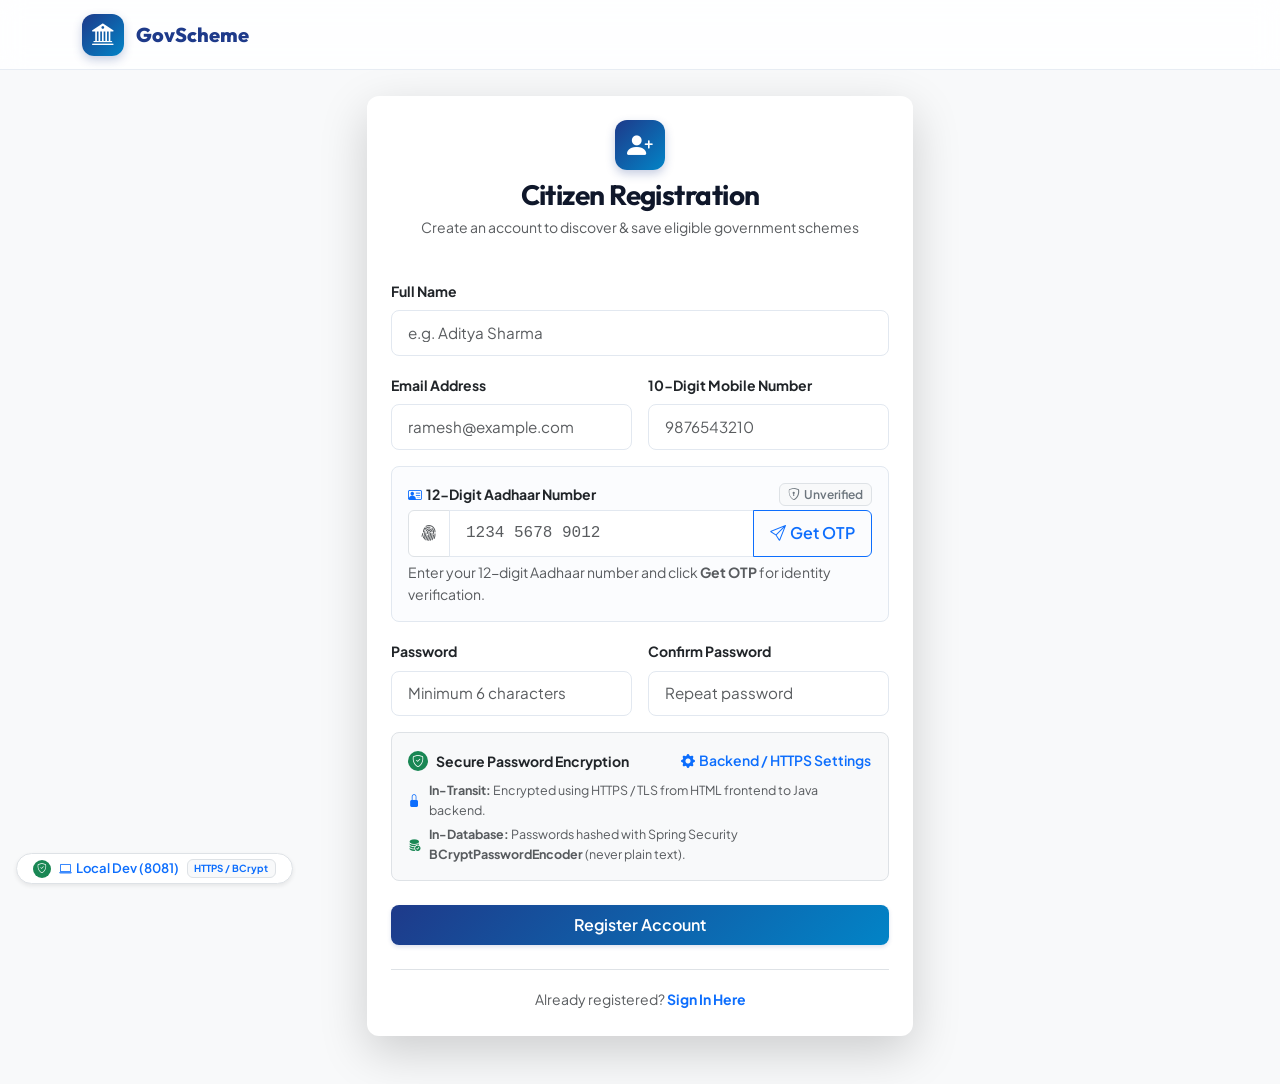
<file: frontend/register.html>
<!DOCTYPE html>
<html lang="en">
<head>
    <meta charset="UTF-8">
    <meta name="viewport" content="width=device-width, initial-scale=1.0">
    <title>Citizen Registration - Government Scheme Recommendation System</title>
    <!-- Bootstrap 5 CSS & Icons -->
    <link href="https://cdn.jsdelivr.net/npm/bootstrap@5.3.2/dist/css/bootstrap.min.css" rel="stylesheet">
    <link href="https://cdn.jsdelivr.net/npm/bootstrap-icons@1.11.3/font/bootstrap-icons.min.css" rel="stylesheet">
    <!-- Custom Design Styles -->
    <link rel="stylesheet" href="css/style.css">
</head>
<body class="bg-light min-vh-100 d-flex flex-column justify-content-center">

    <!-- NAVBAR -->
    <nav class="navbar navbar-expand-lg navbar-gov position-fixed top-0 w-100">
        <div class="container">
            <a class="brand-logo" href="index.html">
                <div class="brand-icon"><i class="bi bi-bank2"></i></div>
                <div>GovScheme</div>
            </a>
        </div>
    </nav>

    <div class="container py-5 mt-5">
        <div class="row justify-content-center">
            <div class="col-md-7 col-lg-6">
                <div class="card gov-card p-4 shadow-lg border-0">
                    <div class="text-center mb-4">
                        <div class="brand-icon mx-auto mb-2" style="width: 50px; height: 50px; font-size: 1.6rem;"><i class="bi bi-person-plus-fill"></i></div>
                        <h3 class="fw-bold m-0">Citizen Registration</h3>
                        <p class="text-muted small mt-1">Create an account to discover & save eligible government schemes</p>
                    </div>

                    <form id="registerForm">
                        <div class="mb-3">
                            <label for="name" class="form-label fw-bold small">Full Name</label>
                            <input type="text" id="name" class="form-control form-control-gov" placeholder="e.g. Aditya Sharma" required>
                        </div>

                        <div class="row g-3 mb-3">
                            <div class="col-md-6">
                                <label for="email" class="form-label fw-bold small">Email Address</label>
                                <input type="email" id="email" class="form-control form-control-gov" placeholder="ramesh@example.com" required>
                            </div>
                            <div class="col-md-6">
                                <label for="mobile" class="form-label fw-bold small">10-Digit Mobile Number</label>
                                <input type="tel" id="mobile" class="form-control form-control-gov" pattern="[0-9]{10}" placeholder="9876543210" required>
                            </div>
                        </div>

                        <!-- Aadhaar Number & OTP Verification Section -->
                        <div class="mb-3 p-3 rounded-3 aadhaar-card-box" id="aadhaarContainer">
                            <div class="d-flex justify-content-between align-items-center mb-1">
                                <label for="aadhaar" class="form-label fw-bold small m-0 text-dark">
                                    <i class="bi bi-person-vcard text-primary me-1"></i>12-Digit Aadhaar Number
                                </label>
                                <span class="badge bg-light text-secondary border fw-semibold" id="aadhaarStatusBadge">
                                    <i class="bi bi-shield-lock me-1"></i>Unverified
                                </span>
                            </div>
                            <div class="input-group">
                                <span class="input-group-text bg-white text-muted"><i class="bi bi-fingerprint"></i></span>
                                <input type="text" id="aadhaar" class="form-control form-control-gov font-monospace fs-6" 
                                       placeholder="1234 5678 9012" maxlength="14" autocomplete="off" required>
                                <button class="btn btn-outline-primary px-3 fw-semibold" type="button" id="btnGetOtp">
                                    <i class="bi bi-send me-1"></i>Get OTP
                                </button>
                            </div>
                            <div class="form-text small text-muted mt-1" id="aadhaarHelpText">
                                Enter your 12-digit Aadhaar number and click <b>Get OTP</b> for identity verification.
                            </div>

                            <!-- OTP Input Box (Shown after clicking Get OTP) -->
                            <div id="otpSection" class="mt-3 pt-3 border-top d-none">
                                <div class="d-flex justify-content-between align-items-center mb-2">
                                    <label for="otpInput" class="form-label fw-bold small text-primary m-0">
                                        <i class="bi bi-key-fill me-1"></i>Enter 6-Digit OTP
                                    </label>
                                    <span class="small text-muted" id="otpTimerWrapper">
                                        Resend in <span id="countdown" class="fw-bold text-dark">30</span>s
                                    </span>
                                    <button type="button" class="btn btn-link btn-sm text-decoration-none p-0 fw-semibold d-none" id="btnResendOtp">
                                        <i class="bi bi-arrow-repeat me-1"></i>Resend OTP
                                    </button>
                                </div>
                                <div class="input-group mb-2">
                                    <input type="text" id="otpInput" class="form-control form-control-gov text-center fw-bold fs-5 letter-spacing-otp" 
                                           placeholder="••••••" maxlength="6" autocomplete="one-time-code">
                                    <button class="btn btn-primary px-3 fw-semibold" type="button" id="btnVerifyOtp">
                                        <i class="bi bi-shield-check me-1"></i>Verify OTP
                                    </button>
                                </div>
                                <div id="otpBanner" class="alert alert-info py-2 px-3 small mb-0 d-flex align-items-center justify-content-between">
                                    <span id="otpBannerText"><i class="bi bi-info-circle me-1"></i>OTP sent to mobile linked with Aadhaar.</span>
                                    <button type="button" class="btn-close btn-close-sm ms-2" id="btnCloseOtpBanner" aria-label="Close" style="font-size: 0.65rem;"></button>
                                </div>
                            </div>
                        </div>

                        <div class="row g-3 mb-3">
                            <div class="col-md-6">
                                <label for="password" class="form-label fw-bold small">Password</label>
                                <input type="password" id="password" class="form-control form-control-gov" placeholder="Minimum 6 characters" minlength="6" required>
                            </div>
                            <div class="col-md-6">
                                <label for="confirmPassword" class="form-label fw-bold small">Confirm Password</label>
                                <input type="password" id="confirmPassword" class="form-control form-control-gov" placeholder="Repeat password" minlength="6" required>
                            </div>
                        </div>

                        <!-- Secure Password Encryption & HTTPS Assurance Banner -->
                        <div class="p-3 mb-4 rounded-3 border bg-light">
                            <div class="d-flex align-items-center justify-content-between mb-2">
                                <div class="d-flex align-items-center gap-2">
                                    <span class="badge rounded-pill bg-success p-1"><i class="bi bi-shield-check text-white"></i></span>
                                    <span class="fw-bold small text-dark">Secure Password Encryption</span>
                                </div>
                                <button type="button" class="btn btn-link btn-sm p-0 text-decoration-none fw-semibold small" onclick="openBackendSecurityModal()">
                                    <i class="bi bi-gear-fill me-1"></i>Backend / HTTPS Settings
                                </button>
                            </div>
                            <ul class="list-unstyled mb-0 small text-muted" style="font-size: 12.5px;">
                                <li class="d-flex align-items-center gap-2 mb-1">
                                    <i class="bi bi-lock-fill text-primary"></i>
                                    <span><strong>In-Transit:</strong> Encrypted using HTTPS / TLS from HTML frontend to Java backend.</span>
                                </li>
                                <li class="d-flex align-items-center gap-2">
                                    <i class="bi bi-database-fill-check text-success"></i>
                                    <span><strong>In-Database:</strong> Passwords hashed with Spring Security <strong>BCryptPasswordEncoder</strong> (never plain text).</span>
                                </li>
                            </ul>
                        </div>

                        <button type="submit" class="btn btn-gov-primary w-100 py-2 fs-6">Register Account</button>
                    </form>

                    <div class="text-center mt-4 border-top pt-3">
                        <span class="text-muted small">Already registered? </span>
                        <a href="login.html" class="fw-bold text-primary small">Sign In Here</a>
                    </div>
                </div>
            </div>
        </div>
    </div>

    <!-- Scripts -->
    <script src="https://cdn.jsdelivr.net/npm/bootstrap@5.3.2/dist/js/bootstrap.bundle.min.js"></script>
    <script src="js/app.js"></script>
    <script src="js/auth.js"></script>
</body>
</html>
</file>
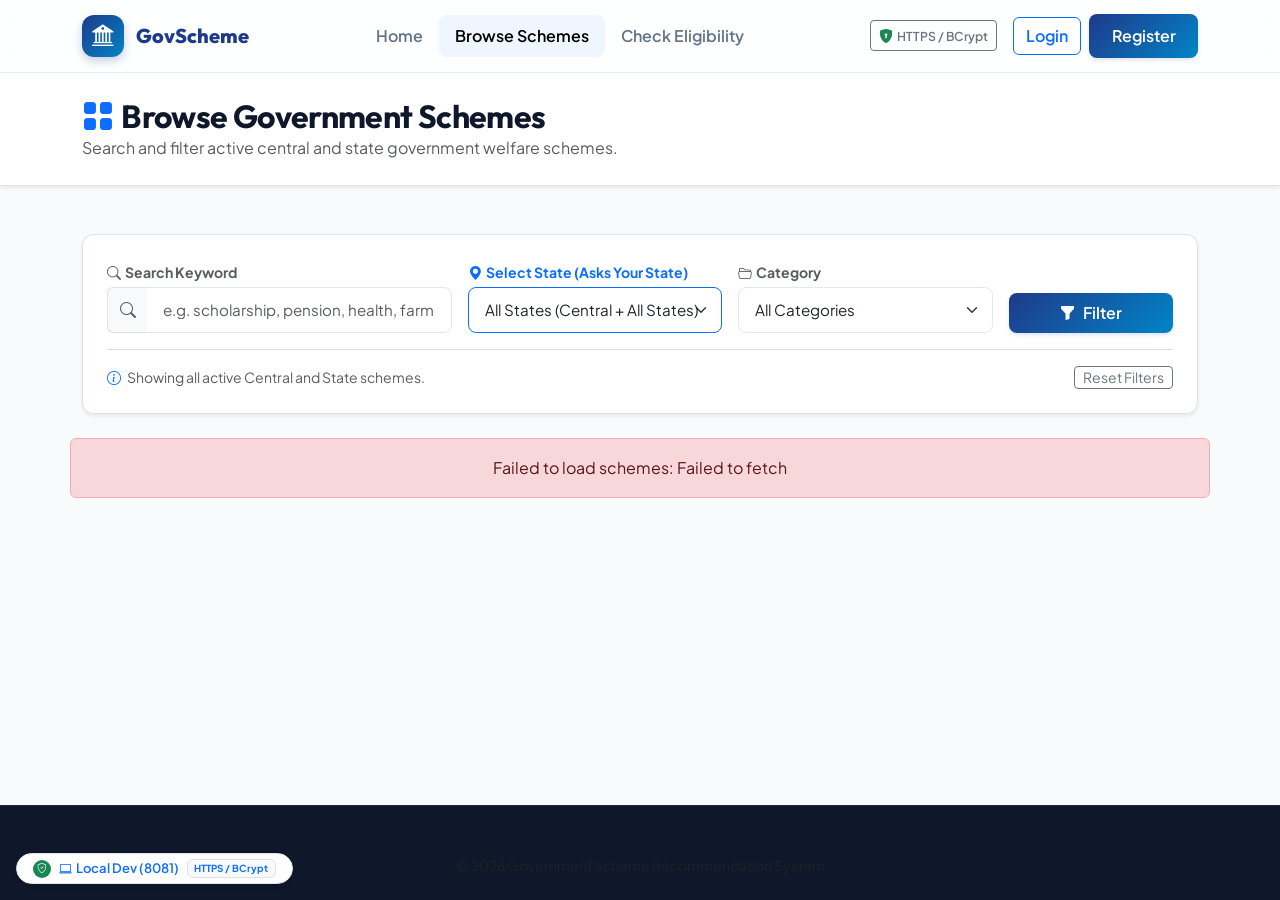
<file: frontend/scheme-detail.html>
<!DOCTYPE html>
<html lang="en">
<head>
    <meta charset="UTF-8">
    <meta name="viewport" content="width=device-width, initial-scale=1.0">
    <title>Scheme Details - Government Scheme Recommendation System</title>
    <!-- Bootstrap 5 CSS & Icons -->
    <link href="https://cdn.jsdelivr.net/npm/bootstrap@5.3.2/dist/css/bootstrap.min.css" rel="stylesheet">
    <link href="https://cdn.jsdelivr.net/npm/bootstrap-icons@1.11.3/font/bootstrap-icons.min.css" rel="stylesheet">
    <!-- Custom Design Styles -->
    <link rel="stylesheet" href="css/style.css">
</head>
<body>

    <!-- NAVBAR -->
    <nav class="navbar navbar-expand-lg navbar-gov">
        <div class="container">
            <a class="brand-logo" href="index.html">
                <div class="brand-icon"><i class="bi bi-bank2"></i></div>
                <div>GovScheme</div>
            </a>
            <div id="nav-auth-section" class="d-flex align-items-center gap-2"></div>
        </div>
    </nav>

    <!-- CONTENT -->
    <section class="py-5" id="detail-container">
        <div class="container text-center py-5">
            <div class="spinner-border text-primary" style="width: 3rem; height: 3rem;" role="status"></div>
            <p class="mt-3 text-muted">Loading scheme details...</p>
        </div>
    </section>

    <!-- FOOTER -->
    <footer class="footer-gov">
        <div class="container text-center small text-muted">
            &copy; 2026 Government Scheme Recommendation System
        </div>
    </footer>

    <!-- Scripts -->
    <script src="https://cdn.jsdelivr.net/npm/bootstrap@5.3.2/dist/js/bootstrap.bundle.min.js"></script>
    <script src="js/app.js"></script>
    <script>
        document.addEventListener('DOMContentLoaded', async () => {
            const urlParams = new URLSearchParams(window.location.search);
            const schemeId = urlParams.get('id');

            if (!schemeId) {
                window.location.href = 'schemes.html';
                return;
            }

            try {
                const scheme = await apiFetch(`/schemes/${schemeId}`);
                renderSchemeDetail(scheme);
            } catch (err) {
                document.getElementById('detail-container').innerHTML = `
                    <div class="container alert alert-danger p-4 text-center">
                        <h4>Error Loading Scheme</h4>
                        <p>${err.message}</p>
                        <a href="schemes.html" class="btn btn-primary mt-2">Back to Schemes</a>
                    </div>
                `;
            }
        });

        function renderSchemeDetail(scheme) {
            const container = document.getElementById('detail-container');

            let docsHtml = scheme.requiredDocuments && scheme.requiredDocuments.length > 0 ?
                scheme.requiredDocuments.map(d => `
                    <li class="list-group-item d-flex justify-content-between align-items-center p-3">
                        <div>
                            <div class="fw-bold">${d.documentName}</div>
                            <div class="small text-muted">${d.description || ''}</div>
                        </div>
                        <span class="badge ${d.mandatory ? 'bg-danger' : 'bg-secondary'}">${d.mandatory ? 'Mandatory' : 'Optional'}</span>
                    </li>
                `).join('') : '<p class="text-muted">No specific documents specified.</p>';

            let stepsHtml = scheme.applicationProcedures && scheme.applicationProcedures.length > 0 ?
                scheme.applicationProcedures.map(p => `
                    <div class="d-flex gap-3 mb-3">
                        <div class="bg-primary text-white rounded-circle d-flex align-items-center justify-content-center flex-shrink-0" style="width:36px; height:36px; font-weight:700;">${p.stepNumber}</div>
                        <div class="pt-1">
                            <p class="mb-0 text-dark font-weight-semibold">${p.instruction}</p>
                        </div>
                    </div>
                `).join('') : '<p class="text-muted">Direct online application available via portal URL.</p>';

            container.innerHTML = `
                <div class="container">
                    <div class="row g-4">
                        <!-- Main Details Column -->
                        <div class="col-lg-8">
                            <div class="card gov-card p-4 mb-4">
                                <div class="d-flex align-items-center gap-2 mb-3 flex-wrap">
                                    <span class="badge-category">${scheme.categoryName}</span>
                                    ${scheme.schemeType === 'STATE' ? `
                                        <span class="badge bg-warning text-dark px-2 py-1"><i class="bi bi-geo-alt-fill me-1"></i>${scheme.state || 'State'} Govt Scheme</span>
                                    ` : `
                                        <span class="badge bg-primary px-2 py-1"><i class="bi bi-flag-fill me-1"></i>Central Govt Scheme</span>
                                    `}
                                    <span class="badge bg-light text-secondary border">
                                        <i class="bi bi-geo me-1"></i> ${scheme.state && scheme.state !== 'ALL' ? `Exclusive to ${scheme.state}` : 'Open to All Indian States'}
                                    </span>
                                </div>
                                <h2 class="fw-bold mb-2">${scheme.schemeName}</h2>
                                <p class="text-primary fw-semibold mb-3"><i class="bi bi-building me-1"></i> ${scheme.department}</p>
                                <p class="lead text-dark mb-4">${scheme.shortDescription}</p>

                                <h5 class="fw-bold border-bottom pb-2 mb-3 text-primary"><i class="bi bi-award me-2"></i>Benefits & Provisions</h5>
                                <div class="bg-light p-3 rounded mb-4 border">
                                    <p class="mb-0 text-dark">${scheme.benefits}</p>
                                </div>

                                <h5 class="fw-bold border-bottom pb-2 mb-3 text-primary"><i class="bi bi-journal-text me-2"></i>Detailed Description</h5>
                                <p class="text-secondary mb-4" style="white-space: pre-line;">${scheme.description}</p>

                                <h5 class="fw-bold border-bottom pb-2 mb-3 text-primary"><i class="bi bi-file-earmark-check me-2"></i>Required Documents</h5>
                                <ul class="list-group mb-4 shadow-sm">
                                    ${docsHtml}
                                </ul>

                                <h5 class="fw-bold border-bottom pb-2 mb-3 text-primary"><i class="bi bi-list-ol me-2"></i>Application Procedure</h5>
                                <div class="bg-white p-3 rounded border mb-3">
                                    ${stepsHtml}
                                </div>
                            </div>
                        </div>

                        <!-- Sidebar Actions Column -->
                        <div class="col-lg-4">
                            <div class="card gov-card p-4 sticky-top" style="top: 100px;">
                                <h5 class="fw-bold mb-3">Quick Actions</h5>
                                <a href="recommendations.html?schemeId=${scheme.id}" class="btn btn-gov-primary w-100 mb-3 py-2">
                                    <i class="bi bi-cpu me-2"></i> Evaluate My Eligibility
                                </a>

                                ${scheme.applicationUrl ? `
                                    <a href="${scheme.applicationUrl}" target="_blank" class="btn btn-outline-success w-100 mb-3 py-2">
                                        <i class="bi bi-box-arrow-up-right me-2"></i> Official Application URL
                                    </a>
                                ` : ''}

                                <div class="border-top pt-3 mt-2">
                                    <h6 class="fw-bold text-muted small text-uppercase mb-2">Helpdesk & Support</h6>
                                    <p class="small text-dark mb-0"><i class="bi bi-telephone-fill text-primary me-2"></i>${scheme.contactInformation || 'Contact Department Toll-Free Helpline'}</p>
                                </div>
                            </div>
                        </div>
                    </div>
                </div>
            `;
        }
    </script>
</body>
</html>
</file>
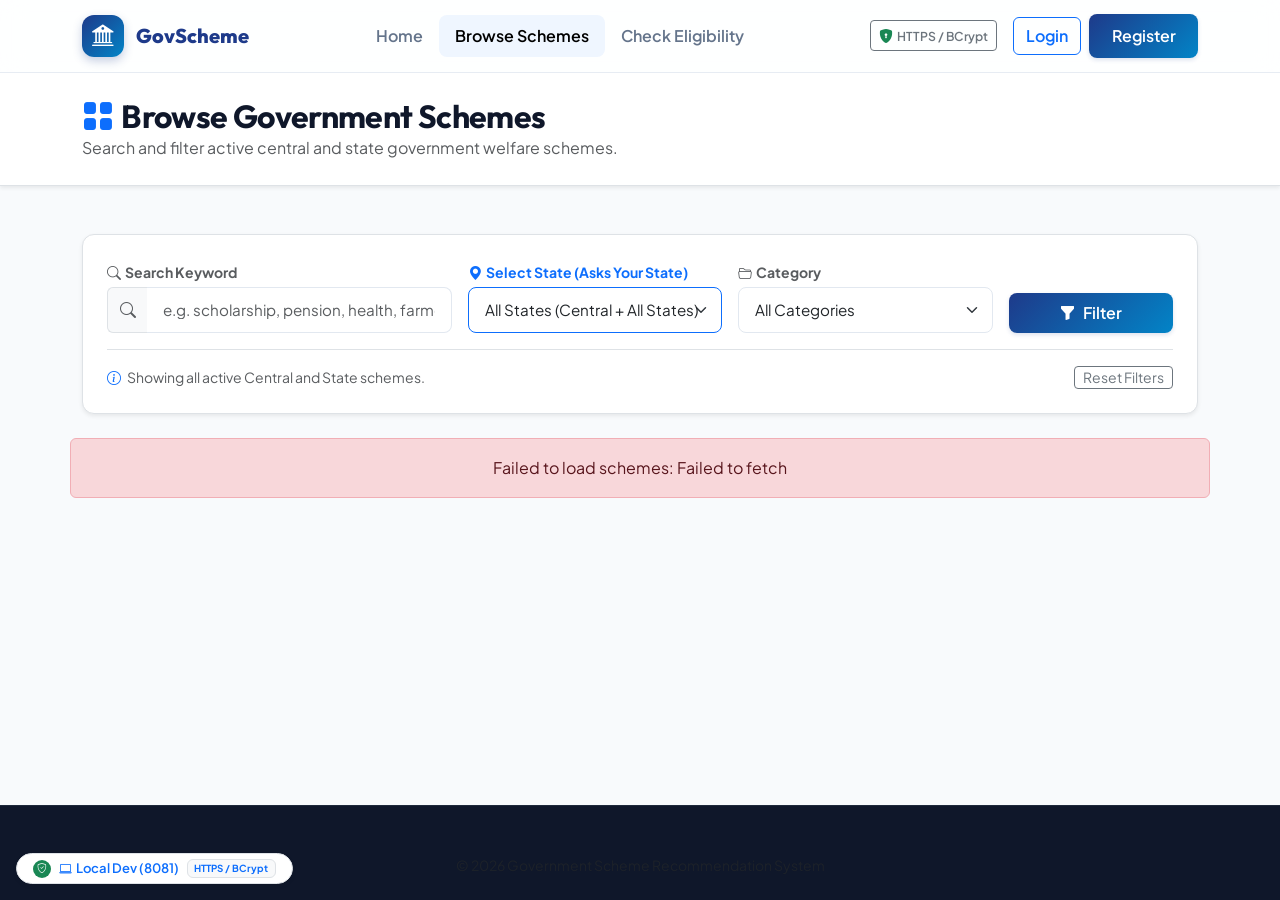
<file: frontend/schemes.html>
<!DOCTYPE html>
<html lang="en">
<head>
    <meta charset="UTF-8">
    <meta name="viewport" content="width=device-width, initial-scale=1.0">
    <title>Browse Schemes - Government Scheme Recommendation System</title>
    <!-- Bootstrap 5 CSS & Icons -->
    <link href="https://cdn.jsdelivr.net/npm/bootstrap@5.3.2/dist/css/bootstrap.min.css" rel="stylesheet">
    <link href="https://cdn.jsdelivr.net/npm/bootstrap-icons@1.11.3/font/bootstrap-icons.min.css" rel="stylesheet">
    <!-- Custom Design Styles -->
    <link rel="stylesheet" href="css/style.css">
</head>
<body>

    <!-- NAVBAR -->
    <nav class="navbar navbar-expand-lg navbar-gov">
        <div class="container">
            <a class="brand-logo" href="index.html">
                <div class="brand-icon"><i class="bi bi-bank2"></i></div>
                <div>GovScheme</div>
            </a>
            <button class="navbar-toggler" type="button" data-bs-toggle="collapse" data-bs-target="#navbarContent">
                <span class="navbar-toggler-icon"></span>
            </button>
            <div class="collapse navbar-collapse" id="navbarContent">
                <ul class="navbar-nav mx-auto mb-2 mb-lg-0">
                    <li class="nav-item"><a class="nav-link" href="index.html">Home</a></li>
                    <li class="nav-item"><a class="nav-link active" href="schemes.html">Browse Schemes</a></li>
                    <li class="nav-item"><a class="nav-link" href="recommendations.html">Check Eligibility</a></li>
                </ul>
                <div id="nav-auth-section" class="d-flex align-items-center gap-2"></div>
            </div>
        </div>
    </nav>

    <!-- HEADER SECTION -->
    <section class="bg-white py-4 border-bottom shadow-sm">
        <div class="container">
            <h2 class="fw-bold m-0"><i class="bi bi-grid-fill text-primary me-2"></i>Browse Government Schemes</h2>
            <p class="text-muted m-0">Search and filter active central and state government welfare schemes.</p>
        </div>
    </section>

    <!-- CONTENT SECTION -->
    <section class="py-5">
        <div class="container">
            <!-- Search & Filter Bar -->
            <div class="card gov-card mb-4 p-4 bg-white shadow-sm border">
                <div class="row g-3">
                    <div class="col-lg-4 col-md-6">
                        <label class="form-label small fw-bold text-muted mb-1"><i class="bi bi-search me-1"></i>Search Keyword</label>
                        <div class="input-group">
                            <span class="input-group-text bg-light border-end-0"><i class="bi bi-search text-muted"></i></span>
                            <input type="text" id="searchInput" class="form-control form-control-gov border-start-0" placeholder="e.g. scholarship, pension, health, farmer...">
                        </div>
                    </div>
                    <div class="col-lg-3 col-md-6">
                        <label class="form-label small fw-bold text-primary mb-1"><i class="bi bi-geo-alt-fill me-1"></i>Select State (Asks Your State)</label>
                        <select id="stateFilter" class="form-select form-control-gov border-primary">
                            <option value="">All States (Central + All States)</option>
                            <option value="CENTRAL_ONLY">Central Govt Schemes Only</option>
                            <option disabled>────────── Major States ──────────</option>
                            <option value="Tamil Nadu">Tamil Nadu</option>
                            <option value="Maharashtra">Maharashtra</option>
                            <option value="Karnataka">Karnataka</option>
                            <option value="Uttar Pradesh">Uttar Pradesh</option>
                            <option value="Kerala">Kerala</option>
                            <option value="West Bengal">West Bengal</option>
                            <option value="Delhi">Delhi (NCT)</option>
                            <option value="Gujarat">Gujarat</option>
                            <option value="Andhra Pradesh">Andhra Pradesh</option>
                            <option value="Telangana">Telangana</option>
                            <option value="Bihar">Bihar</option>
                            <option value="Rajasthan">Rajasthan</option>
                            <option value="Madhya Pradesh">Madhya Pradesh</option>
                            <option value="Punjab">Punjab</option>
                            <option value="Haryana">Haryana</option>
                            <option value="Odisha">Odisha</option>
                            <option value="Assam">Assam</option>
                        </select>
                    </div>
                    <div class="col-lg-3 col-md-6">
                        <label class="form-label small fw-bold text-muted mb-1"><i class="bi bi-folder2-open me-1"></i>Category</label>
                        <select id="categoryFilter" class="form-select form-control-gov">
                            <option value="">All Categories</option>
                            <!-- Options populated via JS -->
                        </select>
                    </div>
                    <div class="col-lg-2 col-md-6 d-flex align-items-end">
                        <button id="searchBtn" class="btn btn-gov-primary w-100 py-2"><i class="bi bi-funnel-fill me-1"></i> Filter</button>
                    </div>
                </div>

                <!-- Active Filter Status Indicator -->
                <div id="filterStatusBanner" class="mt-3 pt-3 border-top d-flex justify-content-between align-items-center flex-wrap gap-2 small">
                    <div id="filterStatusText" class="text-muted">
                        <i class="bi bi-info-circle me-1 text-primary"></i> Showing all active Central and State schemes.
                    </div>
                    <div class="d-flex gap-2">
                        <button type="button" class="btn btn-sm btn-outline-secondary py-0 px-2" id="resetFiltersBtn">Reset Filters</button>
                    </div>
                </div>
            </div>

            <!-- Schemes List Grid -->
            <div class="row g-4" id="schemes-grid">
                <div class="col-12 text-center py-5">
                    <div class="spinner-border text-primary" role="status"></div>
                    <p class="mt-2 text-muted">Loading government schemes...</p>
                </div>
            </div>
        </div>
    </section>

    <!-- FOOTER -->
    <footer class="footer-gov">
        <div class="container text-center small text-muted">
            &copy; 2026 Government Scheme Recommendation System
        </div>
    </footer>

    <!-- Scripts -->
    <script src="https://cdn.jsdelivr.net/npm/bootstrap@5.3.2/dist/js/bootstrap.bundle.min.js"></script>
    <script src="js/app.js"></script>
    <script>
        function escapeHtml(text) {
            if (text === null || text === undefined) return '';
            return String(text)
                .replace(/&/g, '&amp;')
                .replace(/</g, '&lt;')
                .replace(/>/g, '&gt;')
                .replace(/"/g, '&quot;')
                .replace(/'/g, '&#039;');
        }

        document.addEventListener('DOMContentLoaded', async () => {
            const urlParams = new URLSearchParams(window.location.search);
            const initialCategory = urlParams.get('category');
            const initialState = urlParams.get('state');

            const stateSelect = document.getElementById('stateFilter');
            if (initialState) {
                stateSelect.value = initialState;
            }

            // Populate categories dropdown
            try {
                const categories = await apiFetch('/schemes/categories');
                const catSelect = document.getElementById('categoryFilter');
                categories.forEach(c => {
                    const opt = document.createElement('option');
                    opt.value = c.id;
                    opt.textContent = c.name;
                    if (initialCategory && initialCategory == c.id) {
                        opt.selected = true;
                    }
                    catSelect.appendChild(opt);
                });
            } catch (err) {
                console.error(err);
            }

            // Load dynamically configured states if any new ones exist
            try {
                const availableStates = await apiFetch('/schemes/states');
                if (Array.isArray(availableStates)) {
                    const existingValues = Array.from(stateSelect.options).map(o => o.value);
                    availableStates.forEach(st => {
                        if (st && !existingValues.includes(st) && st !== 'ALL') {
                            const opt = document.createElement('option');
                            opt.value = st;
                            opt.textContent = st;
                            stateSelect.appendChild(opt);
                        }
                    });
                    if (initialState) {
                        stateSelect.value = initialState;
                    }
                }
            } catch (err) {
                console.warn('Could not load states list dynamically:', err.message);
            }

            fetchAndRenderSchemes();

            document.getElementById('searchBtn').addEventListener('click', fetchAndRenderSchemes);
            document.getElementById('searchInput').addEventListener('keyup', (e) => {
                if (e.key === 'Enter') fetchAndRenderSchemes();
            });
            document.getElementById('categoryFilter').addEventListener('change', fetchAndRenderSchemes);
            document.getElementById('stateFilter').addEventListener('change', fetchAndRenderSchemes);

            document.getElementById('resetFiltersBtn').addEventListener('click', () => {
                document.getElementById('searchInput').value = '';
                document.getElementById('categoryFilter').value = '';
                document.getElementById('stateFilter').value = '';
                fetchAndRenderSchemes();
            });
        });

        async function fetchAndRenderSchemes() {
            const grid = document.getElementById('schemes-grid');
            const query = document.getElementById('searchInput').value.trim();
            const categoryId = document.getElementById('categoryFilter').value;
            const stateVal = document.getElementById('stateFilter').value;
            const filterBanner = document.getElementById('filterStatusText');

            grid.innerHTML = `
                <div class="col-12 text-center py-5">
                    <div class="spinner-border text-primary" role="status"></div>
                </div>
            `;

            try {
                let params = new URLSearchParams();
                let endpoint = '/schemes';

                if (categoryId) {
                    endpoint = `/schemes/category/${categoryId}`;
                } else if (query) {
                    endpoint = `/schemes/search`;
                    params.append('query', query);
                }

                if (stateVal && stateVal !== 'CENTRAL_ONLY') {
                    params.append('state', stateVal);
                }

                const url = params.toString() ? `${endpoint}?${params.toString()}` : endpoint;
                let schemes = await apiFetch(url);

                if (stateVal === 'CENTRAL_ONLY' && Array.isArray(schemes)) {
                    schemes = schemes.filter(s => s.schemeType === 'CENTRAL');
                }

                // Update status banner text
                if (stateVal && stateVal !== 'CENTRAL_ONLY') {
                    filterBanner.innerHTML = `<i class="bi bi-geo-alt-fill text-success me-1"></i> Showing <strong>Central Govt Schemes</strong> + <strong>${escapeHtml(stateVal)} State Schemes</strong> (${schemes ? schemes.length : 0} total found).`;
                } else if (stateVal === 'CENTRAL_ONLY') {
                    filterBanner.innerHTML = `<i class="bi bi-flag-fill text-primary me-1"></i> Showing <strong>Central Government Schemes Only</strong> (${schemes ? schemes.length : 0} total found).`;
                } else {
                    filterBanner.innerHTML = `<i class="bi bi-info-circle text-primary me-1"></i> Showing all active Central and State schemes (${schemes ? schemes.length : 0} total). Select your state above to filter!`;
                }

                if (!schemes || schemes.length === 0) {
                    grid.innerHTML = `
                        <div class="col-12 text-center py-5">
                            <i class="bi bi-search fs-1 text-muted d-block mb-3"></i>
                            <h5 class="fw-bold">No Schemes Found</h5>
                            <p class="text-muted">Try selecting a different state, category, or clear search keywords.</p>
                        </div>
                    `;
                    return;
                }

                grid.innerHTML = schemes.map(s => {
                    const isStateScheme = s.schemeType === 'STATE';
                    const stateLabel = s.state && s.state !== 'ALL' ? s.state : (isStateScheme ? 'State Scheme' : 'Central');
                    const badgeHtml = isStateScheme ?
                        `<span class="badge bg-warning text-dark px-2 py-1"><i class="bi bi-geo-alt-fill me-1"></i>${escapeHtml(stateLabel)} State Govt</span>` :
                        `<span class="badge bg-primary px-2 py-1"><i class="bi bi-flag-fill me-1"></i>Central Govt Scheme</span>`;

                    return `
                        <div class="col-md-6 col-lg-4">
                            <div class="card gov-card h-100 d-flex flex-column shadow-sm ${isStateScheme ? 'border-warning-subtle' : ''}">
                                <div class="gov-card-body flex-grow-1">
                                    <div class="d-flex justify-content-between align-items-center mb-2 flex-wrap gap-1">
                                        <span class="badge-category">${escapeHtml(s.categoryName)}</span>
                                        ${badgeHtml}
                                    </div>
                                    <h5 class="fw-bold text-dark mt-2 mb-2">${escapeHtml(s.schemeName)}</h5>
                                    <p class="text-muted small mb-3 text-truncate-3">${escapeHtml(s.shortDescription)}</p>
                                    <div class="bg-light p-2 rounded mb-3 border small">
                                        <i class="bi bi-building me-1 text-primary"></i> ${escapeHtml(s.department)}
                                    </div>
                                    ${s.state && s.state !== 'ALL' ? `
                                        <div class="mb-2 text-success small fw-semibold">
                                            <i class="bi bi-check-circle-fill me-1"></i> Applicable for residents of: <strong>${escapeHtml(s.state)}</strong>
                                        </div>
                                    ` : `
                                        <div class="mb-2 text-secondary small">
                                            <i class="bi bi-globe me-1"></i> Applicable for citizens across <strong>All India</strong>
                                        </div>
                                    `}
                                </div>
                                <div class="gov-card-footer d-flex justify-content-between align-items-center mt-auto border-top pt-3">
                                    <a href="scheme-detail.html?id=${s.id}" class="btn btn-gov-primary btn-sm">
                                        <i class="bi bi-eye me-1"></i> Details
                                    </a>
                                    <a href="recommendations.html?schemeId=${s.id}&state=${encodeURIComponent(s.state || '')}" class="btn btn-gov-outline btn-sm">
                                        <i class="bi bi-cpu me-1"></i> Check Eligibility
                                    </a>
                                </div>
                            </div>
                        </div>
                    `;
                }).join('');

            } catch (err) {
                grid.innerHTML = `
                    <div class="col-12 alert alert-danger text-center">
                        Failed to load schemes: ${err.message}
                    </div>
                `;
            }
        }
    </script>
</body>
</html>
</file>
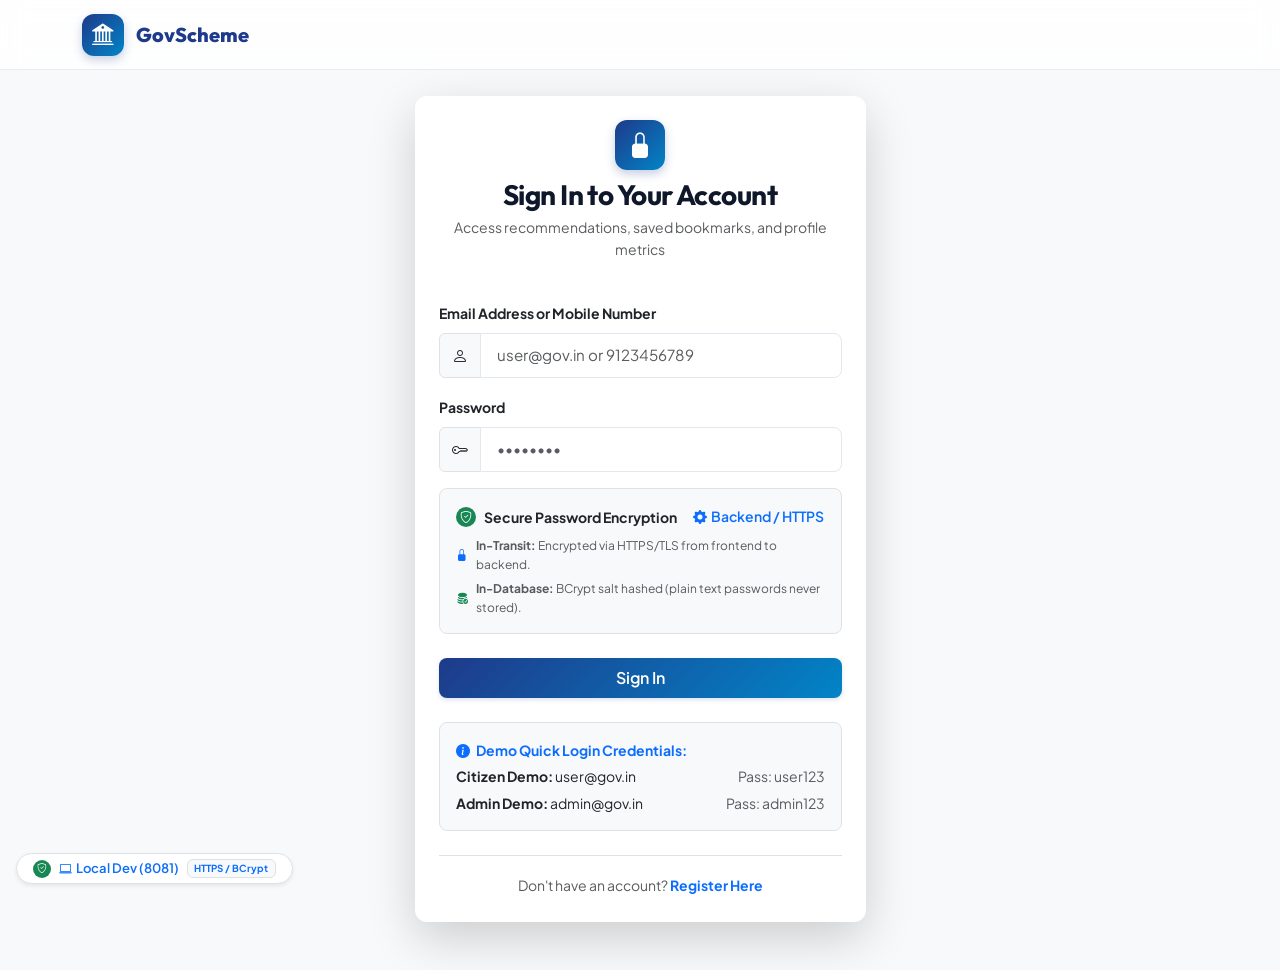
<file: frontend/user-dashboard.html>
<!DOCTYPE html>
<html lang="en">
<head>
    <meta charset="UTF-8">
    <meta name="viewport" content="width=device-width, initial-scale=1.0">
    <title>Citizen Dashboard - Government Scheme Recommendation System</title>
    <!-- Bootstrap 5 CSS & Icons -->
    <link href="https://cdn.jsdelivr.net/npm/bootstrap@5.3.2/dist/css/bootstrap.min.css" rel="stylesheet">
    <link href="https://cdn.jsdelivr.net/npm/bootstrap-icons@1.11.3/font/bootstrap-icons.min.css" rel="stylesheet">
    <!-- Custom Design Styles -->
    <link rel="stylesheet" href="css/style.css">
</head>
<body>

    <!-- NAVBAR -->
    <nav class="navbar navbar-expand-lg navbar-gov">
        <div class="container">
            <a class="brand-logo" href="index.html">
                <div class="brand-icon"><i class="bi bi-bank2"></i></div>
                <div>GovScheme</div>
            </a>
            <div id="nav-auth-section" class="d-flex align-items-center gap-2"></div>
        </div>
    </nav>

    <!-- CONTENT SECTION -->
    <section class="py-5">
        <div class="container">
            <!-- Welcome Banner & Quick Counters -->
            <div class="row g-4 mb-4">
                <div class="col-12">
                    <div class="card gov-card p-4 bg-primary text-white position-relative overflow-hidden">
                        <div class="d-flex justify-content-between align-items-center flex-wrap gap-3">
                            <div>
                                <h3 class="fw-bold mb-1" id="dash-welcome">Welcome, Citizen</h3>
                                <p class="mb-0 text-white-50">Manage your profile metrics and monitor recommended government welfare schemes.</p>
                            </div>
                            <a href="recommendations.html" class="btn btn-light fw-bold text-primary"><i class="bi bi-cpu me-1"></i> Check Eligibility</a>
                        </div>
                    </div>
                </div>

                <div class="col-md-4">
                    <div class="stat-box">
                        <div class="stat-icon bg-success-subtle text-success"><i class="bi bi-award-fill"></i></div>
                        <div>
                            <div class="stat-number text-success" id="dash-eligible-count">0</div>
                            <div class="stat-label">Eligible Schemes</div>
                        </div>
                    </div>
                </div>

                <div class="col-md-4">
                    <div class="stat-box">
                        <div class="stat-icon bg-primary-subtle text-primary"><i class="bi bi-bookmark-fill"></i></div>
                        <div>
                            <div class="stat-number text-primary" id="dash-saved-count">0</div>
                            <div class="stat-label">Saved Schemes</div>
                        </div>
                    </div>
                </div>

                <div class="col-md-4">
                    <div class="stat-box">
                        <div class="stat-icon bg-warning-subtle text-warning"><i class="bi bi-pie-chart-fill"></i></div>
                        <div>
                            <div class="stat-number text-warning" id="dash-completion">0%</div>
                            <div class="stat-label">Profile Completion</div>
                        </div>
                    </div>
                </div>
            </div>

            <!-- Profile Editor & Saved Schemes Tabs -->
            <div class="row g-4">
                <div class="col-lg-6">
                    <div class="card gov-card p-4">
                        <h4 class="fw-bold mb-3"><i class="bi bi-person-lines-fill text-primary me-2"></i>Update Profile Parameters</h4>
                        <form id="userProfileForm">
                            <div class="row g-3">
                                <div class="col-12">
                                    <label class="form-label fw-bold small">Aadhaar Card Number (e-KYC)</label>
                                    <div class="input-group">
                                        <span class="input-group-text bg-white"><i class="bi bi-person-vcard text-primary"></i></span>
                                        <input type="text" id="dash-aadhaar" class="form-control form-control-gov font-monospace" placeholder="•••• •••• ••••" readonly>
                                        <span class="input-group-text bg-success-subtle text-success fw-bold small"><i class="bi bi-patch-check-fill me-1"></i>e-KYC Verified</span>
                                    </div>
                                </div>
                                <div class="col-md-6">
                                    <label class="form-label fw-bold small">Age</label>
                                    <input type="number" id="dash-age" class="form-control form-control-gov" placeholder="22">
                                </div>
                                <div class="col-md-6">
                                    <label class="form-label fw-bold small">Gender</label>
                                    <select id="dash-gender" class="form-select form-control-gov">
                                        <option value="Male">Male</option>
                                        <option value="Female">Female</option>
                                        <option value="Other">Other</option>
                                    </select>
                                </div>
                                <div class="col-md-6">
                                    <label class="form-label fw-bold small">State</label>
                                    <select id="dash-state" class="form-select form-control-gov">
                                        <option value="Tamil Nadu">Tamil Nadu</option>
                                        <option value="Maharashtra">Maharashtra</option>
                                        <option value="Karnataka">Karnataka</option>
                                        <option value="Delhi">Delhi</option>
                                        <option value="Uttar Pradesh">Uttar Pradesh</option>
                                        <option value="Kerala">Kerala</option>
                                        <option value="ALL">All India</option>
                                    </select>
                                </div>
                                <div class="col-md-6">
                                    <label class="form-label fw-bold small">District</label>
                                    <input type="text" id="dash-district" class="form-control form-control-gov" placeholder="Chennai">
                                </div>
                                <div class="col-md-6">
                                    <label class="form-label fw-bold small">Annual Income (₹)</label>
                                    <input type="number" id="dash-income" class="form-control form-control-gov" placeholder="180000">
                                </div>
                                <div class="col-md-6">
                                    <label class="form-label fw-bold small">Occupation</label>
                                    <select id="dash-occupation" class="form-select form-control-gov">
                                        <option value="Student">Student</option>
                                        <option value="Farmer">Farmer</option>
                                        <option value="Self-Employed">Self-Employed / Business</option>
                                        <option value="Entrepreneur">Startup Founder / Entrepreneur</option>
                                        <option value="Senior Citizen">Senior Citizen / Retired</option>
                                        <option value="Unemployed">Unemployed</option>
                                        <option value="Salaried">Salaried</option>
                                    </select>
                                </div>
                                <div class="col-md-6">
                                    <label class="form-label fw-bold small">Category</label>
                                    <select id="dash-category" class="form-select form-control-gov">
                                        <option value="General">General</option>
                                        <option value="BC">BC</option>
                                        <option value="OBC">OBC</option>
                                        <option value="SC">SC</option>
                                        <option value="ST">ST</option>
                                        <option value="EWS">EWS</option>
                                    </select>
                                </div>
                                <div class="col-md-6">
                                    <label class="form-label fw-bold small">Employment Status</label>
                                    <select id="dash-employment" class="form-select form-control-gov">
                                        <option value="Student">Student</option>
                                        <option value="Self-Employed">Self-Employed</option>
                                        <option value="Employed">Employed</option>
                                        <option value="Retired">Retired / Senior Citizen</option>
                                        <option value="Unemployed">Unemployed</option>
                                    </select>
                                </div>
                            </div>

                            <div class="row g-2 mt-3">
                                <div class="col-6">
                                    <div class="form-check form-switch">
                                        <input class="form-check-input" type="checkbox" id="dash-student">
                                        <label class="form-check-label small fw-semibold" for="dash-student">Active Student</label>
                                    </div>
                                </div>
                                <div class="col-6">
                                    <div class="form-check form-switch">
                                        <input class="form-check-input" type="checkbox" id="dash-farmer">
                                        <label class="form-check-label small fw-semibold" for="dash-farmer">Landholding Farmer</label>
                                    </div>
                                </div>
                                <div class="col-6">
                                    <div class="form-check form-switch">
                                        <input class="form-check-input" type="checkbox" id="dash-entrepreneur">
                                        <label class="form-check-label small fw-semibold" for="dash-entrepreneur">Startup / Entrepreneur</label>
                                    </div>
                                </div>
                                <div class="col-6">
                                    <div class="form-check form-switch">
                                        <input class="form-check-input" type="checkbox" id="dash-disability">
                                        <label class="form-check-label small fw-semibold" for="dash-disability">Person with Disability</label>
                                    </div>
                                </div>
                            </div>

                            <button type="submit" class="btn btn-gov-primary mt-3 w-100"><i class="bi bi-save me-1"></i> Save Profile Details</button>
                        </form>
                    </div>
                </div>

                <div class="col-lg-6">
                    <div class="card gov-card p-4">
                        <h4 class="fw-bold mb-3"><i class="bi bi-bookmarks-fill text-primary me-2"></i>My Saved Schemes</h4>
                        <div id="saved-schemes-list" class="d-flex flex-column gap-3">
                            <div class="text-center py-4 text-muted">Loading saved schemes...</div>
                        </div>
                    </div>
                </div>
            </div>
        </div>
    </section>

    <!-- FOOTER -->
    <footer class="footer-gov">
        <div class="container text-center small text-muted">
            &copy; 2026 Government Scheme Recommendation System
        </div>
    </footer>

    <!-- Scripts -->
    <script src="https://cdn.jsdelivr.net/npm/bootstrap@5.3.2/dist/js/bootstrap.bundle.min.js"></script>
    <script src="js/app.js"></script>
    <script>
        document.addEventListener('DOMContentLoaded', async () => {
            if (!isLoggedIn()) {
                window.location.href = 'login.html';
                return;
            }

            loadDashboardData();

            document.getElementById('userProfileForm').addEventListener('submit', async (e) => {
                e.preventDefault();
                const payload = {
                    age: parseInt(document.getElementById('dash-age').value, 10) || null,
                    gender: document.getElementById('dash-gender').value,
                    state: document.getElementById('dash-state').value,
                    district: document.getElementById('dash-district').value.trim(),
                    annualIncome: parseFloat(document.getElementById('dash-income').value) || null,
                    occupation: document.getElementById('dash-occupation').value,
                    category: document.getElementById('dash-category').value,
                    employmentStatus: document.getElementById('dash-employment').value,
                    studentStatus: document.getElementById('dash-student').checked,
                    farmerStatus: document.getElementById('dash-farmer').checked,
                    entrepreneurStatus: document.getElementById('dash-entrepreneur').checked,
                    disabilityStatus: document.getElementById('dash-disability').checked
                };

                try {
                    await apiFetch('/user/profile', {
                        method: 'PUT',
                        body: JSON.stringify(payload)
                    });
                    showToast('Profile updated successfully!', 'success');
                    loadDashboardData();
                } catch (err) {
                    showToast(err.message || 'Update failed', 'error');
                }
            });
        });

        async function loadDashboardData() {
            try {
                const data = await apiFetch('/user/dashboard');
                document.getElementById('dash-welcome').innerText = `Welcome, ${data.userName}`;
                document.getElementById('dash-eligible-count').innerText = data.eligibleSchemesCount || 0;
                document.getElementById('dash-saved-count').innerText = data.savedSchemesCount || 0;
                document.getElementById('dash-completion').innerText = `${data.profileCompletionPercentage || 0}%`;

                if (data.profile) {
                    const p = data.profile;
                    if (p.age) document.getElementById('dash-age').value = p.age;
                    if (p.gender) document.getElementById('dash-gender').value = p.gender;
                    if (p.state) document.getElementById('dash-state').value = p.state;
                    if (p.district) document.getElementById('dash-district').value = p.district;
                    if (p.annualIncome) document.getElementById('dash-income').value = p.annualIncome;
                    if (p.occupation) document.getElementById('dash-occupation').value = p.occupation;
                    if (p.category) document.getElementById('dash-category').value = p.category;
                    if (p.employmentStatus) document.getElementById('dash-employment').value = p.employmentStatus;
                    if (p.aadhaarNumber) {
                        const raw = p.aadhaarNumber.replace(/\s+/g, '');
                        document.getElementById('dash-aadhaar').value = raw.length === 12 
                            ? `${raw.substring(0, 4)} ${raw.substring(4, 8)} ${raw.substring(8, 12)}` 
                            : raw;
                    }
                    document.getElementById('dash-student').checked = Boolean(p.studentStatus);
                    document.getElementById('dash-farmer').checked = Boolean(p.farmerStatus);
                    document.getElementById('dash-entrepreneur').checked = Boolean(p.entrepreneurStatus);
                    document.getElementById('dash-disability').checked = Boolean(p.disabilityStatus);
                }

                const savedList = document.getElementById('saved-schemes-list');
                if (data.savedSchemes && data.savedSchemes.length > 0) {
                    savedList.innerHTML = data.savedSchemes.map(s => `
                        <div class="border rounded p-3 bg-light">
                            <div class="d-flex justify-content-between align-items-start">
                                <div>
                                    <span class="badge-category mb-1">${s.categoryName}</span>
                                    <h6 class="fw-bold m-0">${s.schemeName}</h6>
                                    <div class="small text-muted">${s.department}</div>
                                </div>
                                <a href="scheme-detail.html?id=${s.id}" class="btn btn-sm btn-gov-primary"><i class="bi bi-eye"></i> Details</a>
                            </div>
                        </div>
                    `).join('');
                } else {
                    savedList.innerHTML = `<p class="text-muted text-center py-4">No saved schemes yet. Bookmark schemes while checking eligibility!</p>`;
                }
            } catch (err) {
                console.error(err);
            }
        }
    </script>
</body>
</html>
</file>
<file: frontend/css/style.css>
/* ==========================================================================
   GOVERNMENT SCHEME RECOMMENDATION SYSTEM - MAIN STYLESHEET
   Aesthetics: Modern Slate, Emerald Accent, Soft Glassmorphism, Micro-Interactions
   ========================================================================== */

@import url('https://fonts.googleapis.com/css2?family=Plus+Jakarta+Sans:wght@300;400;500;600;700;800&family=Outfit:wght@400;500;600;700&display=swap');

:root {
  --font-primary: 'Plus Jakarta Sans', -apple-system, BlinkMacSystemFont, sans-serif;
  --font-heading: 'Outfit', sans-serif;

  /* Primary Color Palette */
  --primary: #1e3a8a;          /* Deep Gov Blue */
  --primary-hover: #1e40af;
  --primary-light: #eff6ff;
  --accent: #0284c7;           /* Sky Vibrant Accent */
  --accent-light: #e0f2fe;

  /* State Colors */
  --success: #16a34a;          /* Match / Eligible Green */
  --success-bg: #f0fdf4;
  --success-border: #bbf7d0;
  --warning: #d97706;          /* Partial / Alert */
  --warning-bg: #fffbeb;
  --danger: #dc2626;           /* Ineligible / Failed */
  --danger-bg: #fef2f2;
  --danger-border: #fecaca;

  /* Neutral Dark/Light */
  --bg-main: #f8fafc;
  --bg-card: #ffffff;
  --border-color: #e2e8f0;
  --text-main: #0f172a;
  --text-muted: #64748b;
  --text-light: #94a3b8;

  /* Glassmorphism & Shadow */
  --shadow-sm: 0 1px 2px 0 rgba(0, 0, 0, 0.05);
  --shadow-md: 0 4px 6px -1px rgba(0, 0, 0, 0.07), 0 2px 4px -1px rgba(0, 0, 0, 0.04);
  --shadow-lg: 0 10px 15px -3px rgba(0, 0, 0, 0.08), 0 4px 6px -2px rgba(0, 0, 0, 0.04);
  --shadow-xl: 0 20px 25px -5px rgba(0, 0, 0, 0.1), 0 10px 10px -5px rgba(0, 0, 0, 0.04);
  --radius-sm: 8px;
  --radius-md: 12px;
  --radius-lg: 18px;
  --radius-full: 9999px;
  --glass-bg: rgba(255, 255, 255, 0.85);
  --glass-border: rgba(226, 232, 240, 0.8);
}

* {
  margin: 0;
  padding: 0;
  box-sizing: border-box;
}

body {
  font-family: var(--font-primary);
  background-color: var(--bg-main);
  color: var(--text-main);
  line-height: 1.6;
  min-height: 100vh;
  display: flex;
  flex-direction: column;
}

h1, h2, h3, h4, h5, h6 {
  font-family: var(--font-heading);
  color: var(--text-main);
  font-weight: 700;
  letter-spacing: -0.02em;
}

a {
  text-decoration: none;
  color: var(--primary);
  transition: all 0.2s ease;
}

a:hover {
  color: var(--primary-hover);
}

/* ==========================================================================
   NAVBAR STYLES
   ========================================================================== */
.navbar-gov {
  background: var(--glass-bg);
  backdrop-filter: blur(12px);
  -webkit-backdrop-filter: blur(12px);
  border-bottom: 1px solid var(--glass-border);
  position: sticky;
  top: 0;
  z-index: 1040;
  padding: 0.85rem 0;
  transition: all 0.3s ease;
}

.brand-logo {
  display: flex;
  align-items: center;
  gap: 12px;
  font-weight: 800;
  font-size: 1.25rem;
  color: var(--primary);
  font-family: var(--font-heading);
}

.brand-icon {
  width: 42px;
  height: 42px;
  background: linear-gradient(135deg, var(--primary), var(--accent));
  color: #fff;
  border-radius: var(--radius-md);
  display: flex;
  align-items: center;
  justify-content: center;
  font-size: 1.35rem;
  box-shadow: 0 4px 10px rgba(30, 58, 138, 0.25);
}

.nav-link {
  font-weight: 600;
  color: var(--text-muted);
  padding: 0.5rem 1rem !important;
  border-radius: var(--radius-sm);
  transition: all 0.2s ease;
}

.nav-link:hover, .nav-link.active {
  color: var(--primary);
  background-color: var(--primary-light);
}

/* ==========================================================================
   HERO SECTION
   ========================================================================== */
.hero-section {
  background: linear-gradient(135deg, #0f172a 0%, #1e3a8a 50%, #0284c7 100%);
  color: #ffffff;
  padding: 5rem 0 6rem 0;
  position: relative;
  overflow: hidden;
}

.hero-section::before {
  content: '';
  position: absolute;
  top: -50%;
  right: -20%;
  width: 600px;
  height: 600px;
  background: radial-gradient(circle, rgba(255, 255, 255, 0.08) 0%, transparent 70%);
  border-radius: 50%;
  pointer-events: none;
}

.hero-badge {
  display: inline-flex;
  align-items: center;
  gap: 8px;
  background: rgba(255, 255, 255, 0.15);
  backdrop-filter: blur(8px);
  border: 1px solid rgba(255, 255, 255, 0.25);
  color: #ffffff;
  padding: 6px 16px;
  border-radius: var(--radius-full);
  font-size: 0.875rem;
  font-weight: 600;
  margin-bottom: 1.5rem;
}

.hero-title {
  font-size: 3rem;
  line-height: 1.15;
  font-weight: 800;
  color: #ffffff;
  margin-bottom: 1.25rem;
}

.hero-subtitle {
  font-size: 1.15rem;
  color: rgba(255, 255, 255, 0.85);
  font-weight: 400;
  max-width: 650px;
  margin-bottom: 2rem;
}

/* ==========================================================================
   CARDS & CONTAINERS
   ========================================================================== */
.gov-card {
  background: var(--bg-card);
  border: 1px solid var(--border-color);
  border-radius: var(--radius-md);
  box-shadow: var(--shadow-sm);
  transition: all 0.3s cubic-bezier(0.4, 0, 0.2, 1);
  overflow: hidden;
  height: 100%;
  display: flex;
  flex-direction: column;
}

.gov-card:hover {
  transform: translateY(-4px);
  box-shadow: var(--shadow-lg);
  border-color: rgba(2, 132, 199, 0.3);
}

.gov-card-header {
  padding: 1.25rem 1.5rem;
  border-bottom: 1px solid var(--border-color);
  background: #fafafa;
}

.gov-card-body {
  padding: 1.5rem;
  flex: 1;
}

.gov-card-footer {
  padding: 1rem 1.5rem;
  background: var(--bg-main);
  border-top: 1px solid var(--border-color);
}

/* Category Pill Badges */
.badge-category {
  background: var(--primary-light);
  color: var(--primary);
  font-weight: 600;
  font-size: 0.75rem;
  padding: 4px 12px;
  border-radius: var(--radius-full);
  display: inline-block;
  text-transform: uppercase;
  letter-spacing: 0.03em;
}

.badge-central {
  background: #e0f2fe;
  color: #0369a1;
  font-weight: 600;
  padding: 4px 10px;
  border-radius: var(--radius-sm);
  font-size: 0.75rem;
}

.badge-state {
  background: #fef3c7;
  color: #b45309;
  font-weight: 600;
  padding: 4px 10px;
  border-radius: var(--radius-sm);
  font-size: 0.75rem;
}

/* ==========================================================================
   RECOMMENDATION ENGINE & BREAKDOWN DISPLAY
   ========================================================================== */
.result-card-eligible {
  border-left: 6px solid var(--success) !important;
  background: linear-gradient(180deg, #ffffff 0%, var(--success-bg) 100%);
}

.result-card-ineligible {
  border-left: 6px solid var(--danger) !important;
  background: linear-gradient(180deg, #ffffff 0%, var(--danger-bg) 100%);
}

.match-score-badge {
  font-size: 0.9rem;
  font-weight: 700;
  padding: 6px 14px;
  border-radius: var(--radius-full);
}

.match-score-eligible {
  background: var(--success);
  color: #ffffff;
}

.match-score-ineligible {
  background: var(--danger);
  color: #ffffff;
}

.criterion-item {
  padding: 0.85rem 1rem;
  border-radius: var(--radius-sm);
  margin-bottom: 0.65rem;
  display: flex;
  align-items: flex-start;
  gap: 12px;
  font-size: 0.9rem;
}

.criterion-pass {
  background: var(--success-bg);
  border: 1px solid var(--success-border);
  color: #14532d;
}

.criterion-fail {
  background: var(--danger-bg);
  border: 1px solid var(--danger-border);
  color: #7f1d1d;
}

.criterion-icon {
  font-size: 1.25rem;
  line-height: 1;
  margin-top: 2px;
}

.criterion-pass .criterion-icon {
  color: var(--success);
}

.criterion-fail .criterion-icon {
  color: var(--danger);
}

/* ==========================================================================
   BUTTONS & FORMS
   ========================================================================== */
.btn-gov-primary {
  background: linear-gradient(135deg, var(--primary), var(--accent));
  color: #ffffff;
  font-weight: 600;
  border: none;
  padding: 0.65rem 1.4rem;
  border-radius: var(--radius-sm);
  box-shadow: 0 2px 4px rgba(30, 58, 138, 0.15);
  transition: all 0.2s ease;
}

.btn-gov-primary:hover {
  background: linear-gradient(135deg, var(--primary-hover), var(--primary));
  color: #ffffff;
  transform: translateY(-1px);
  box-shadow: 0 4px 10px rgba(30, 58, 138, 0.25);
}

.btn-gov-outline {
  border: 1.5px solid var(--primary);
  color: var(--primary);
  font-weight: 600;
  background: transparent;
  padding: 0.6rem 1.2rem;
  border-radius: var(--radius-sm);
  transition: all 0.2s ease;
}

.btn-gov-outline:hover {
  background: var(--primary-light);
  color: var(--primary-hover);
}

.form-control-gov {
  border: 1px solid var(--border-color);
  border-radius: var(--radius-sm);
  padding: 0.65rem 1rem;
  font-family: var(--font-primary);
  font-size: 0.95rem;
  transition: all 0.2s ease;
}

.form-control-gov:focus {
  border-color: var(--accent);
  box-shadow: 0 0 0 3px rgba(2, 132, 199, 0.15);
  outline: none;
}

/* ==========================================================================
   STATS COUNTERS & DASHBOARDS
   ========================================================================== */
.stat-box {
  background: #ffffff;
  border: 1px solid var(--border-color);
  border-radius: var(--radius-md);
  padding: 1.5rem;
  display: flex;
  align-items: center;
  gap: 1.25rem;
  box-shadow: var(--shadow-sm);
}

.stat-icon {
  width: 56px;
  height: 56px;
  border-radius: var(--radius-md);
  display: flex;
  align-items: center;
  justify-content: center;
  font-size: 1.6rem;
}

.stat-number {
  font-size: 2rem;
  font-weight: 800;
  line-height: 1;
  color: var(--text-main);
  font-family: var(--font-heading);
}

.stat-label {
  font-size: 0.875rem;
  color: var(--text-muted);
  font-weight: 500;
}

/* ==========================================================================
   FOOTER
   ========================================================================== */
.footer-gov {
  background: #0f172a;
  color: #94a3b8;
  margin-top: auto;
  padding: 3rem 0 1.5rem 0;
  border-top: 1px solid #1e293b;
}

.footer-gov a {
  color: #cbd5e1;
}

.footer-gov a:hover {
  color: #ffffff;
}

/* Responsive adjustments */
@media (max-width: 768px) {
  .hero-title {
    font-size: 2.1rem;
  }
  .hero-section {
    padding: 3rem 0 4rem 0;
  }
}

/* Aadhaar & OTP Component Styles */
.aadhaar-card-box {
  background: #fbfcfe;
  border: 1px solid #e2e8f0;
  transition: all 0.25s ease;
}

.aadhaar-card-box:focus-within {
  border-color: #93c5fd;
  box-shadow: 0 0 0 3px rgba(14, 165, 233, 0.08);
}

.aadhaar-card-box.is-verified {
  background: #f0fdf4 !important;
  border-color: #86efac !important;
}

.letter-spacing-otp {
  letter-spacing: 0.35rem;
  font-family: 'Courier New', Courier, monospace, var(--font-primary);
}

.aadhaar-verified-input {
  background-color: #f0fdf4 !important;
  border-color: #22c55e !important;
  color: #15803d !important;
  font-weight: 600;
}
</file>
